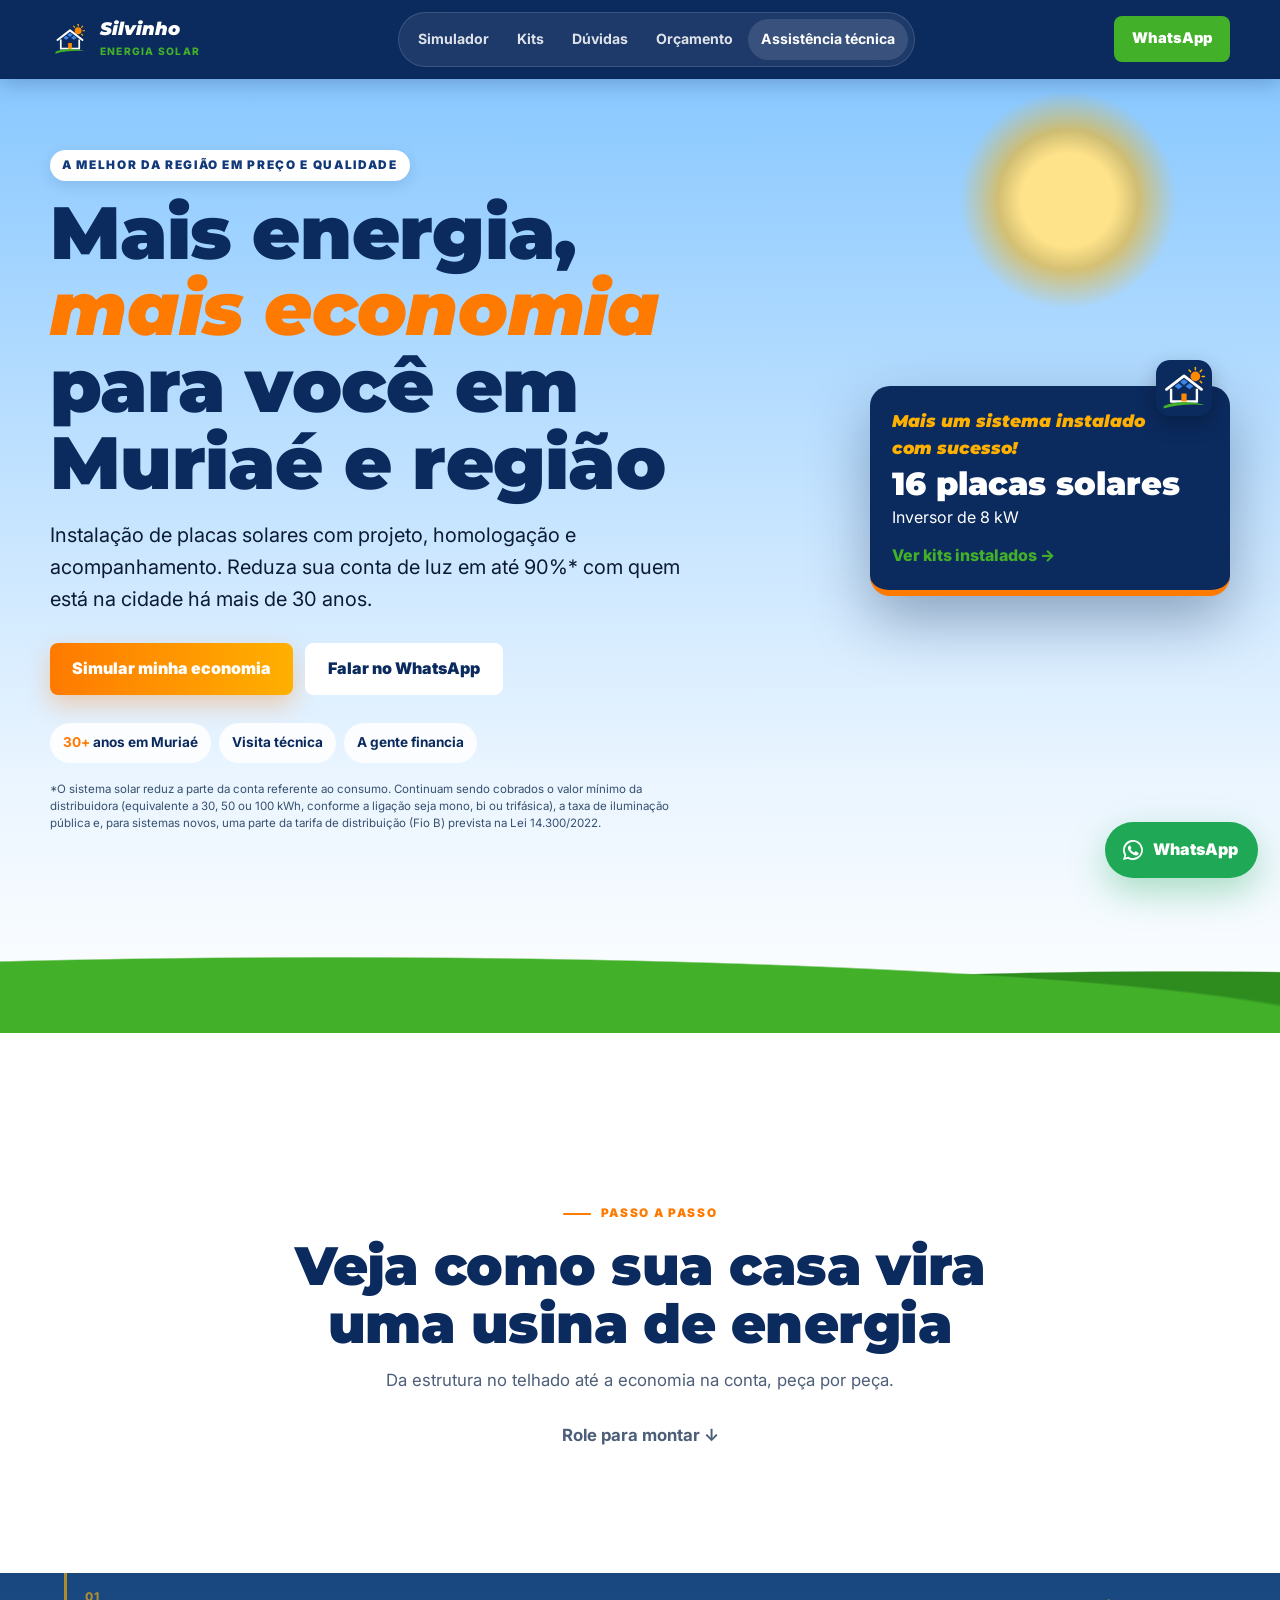
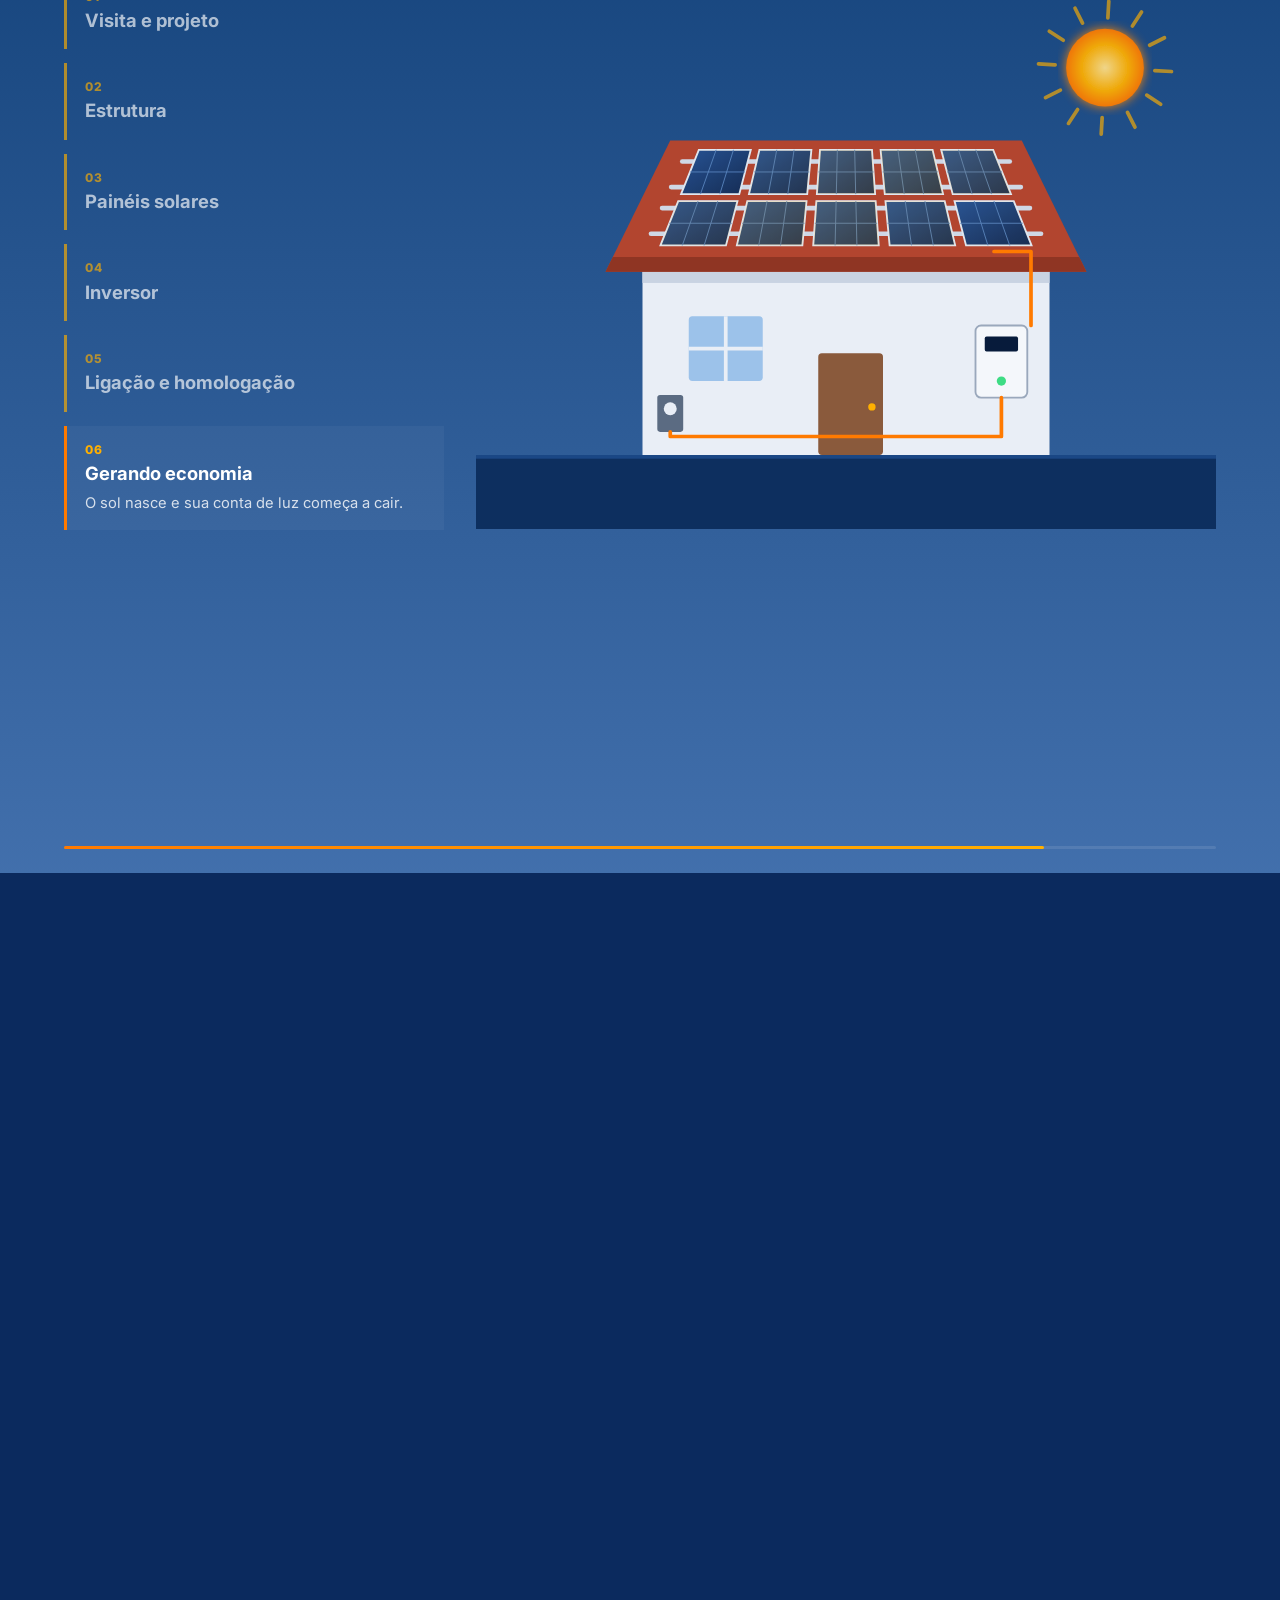
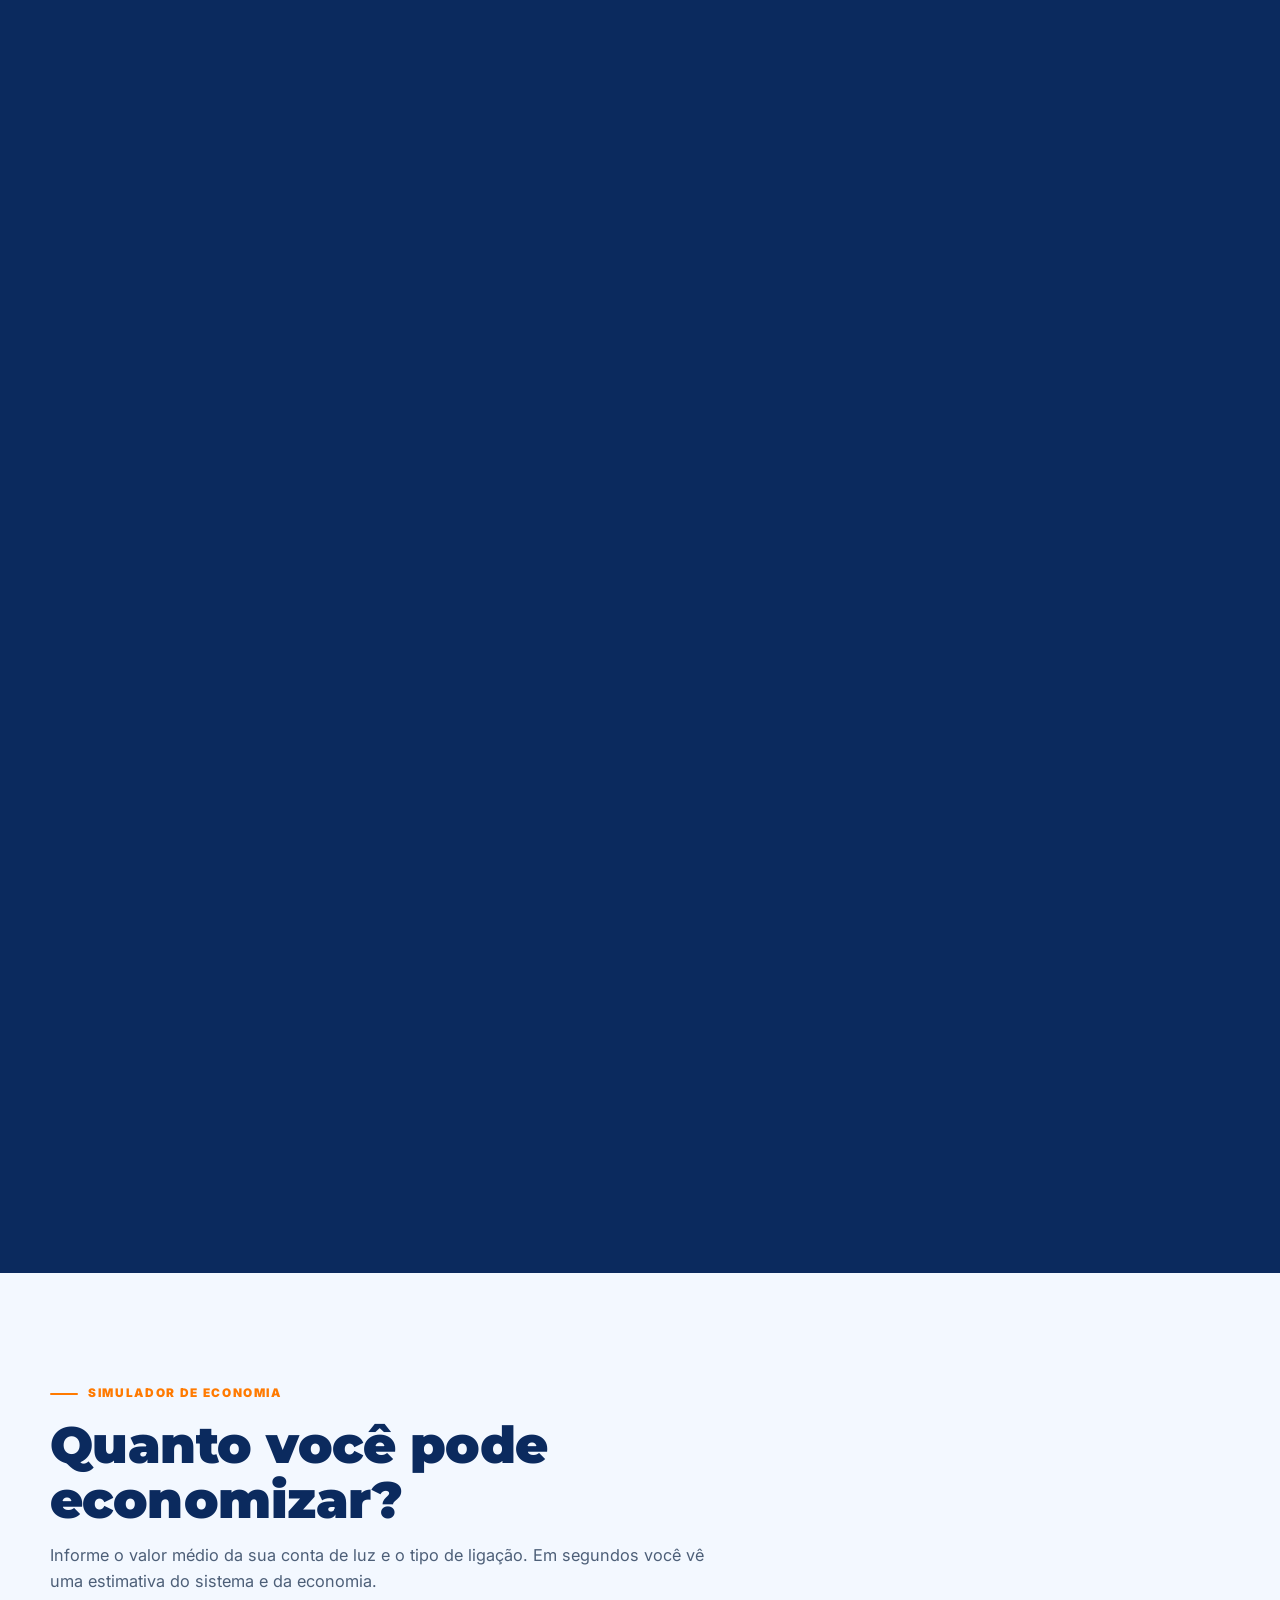
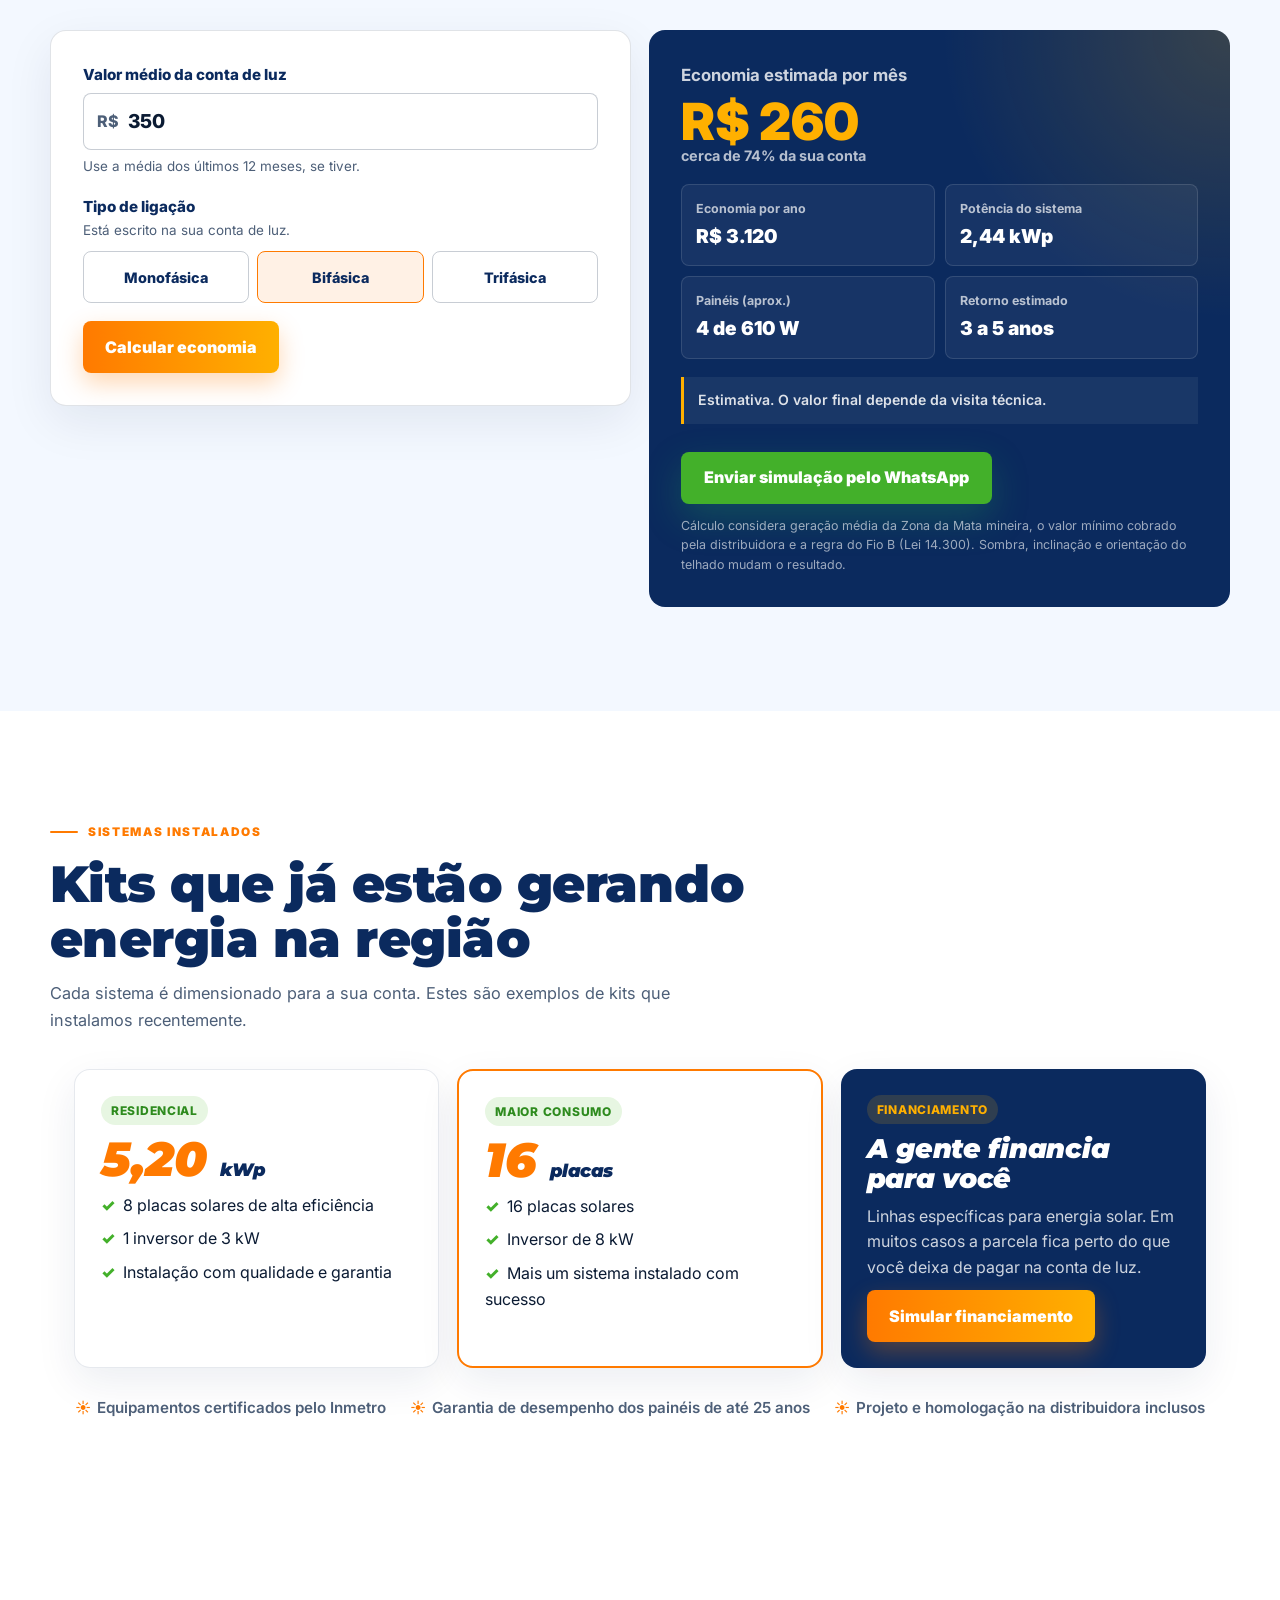
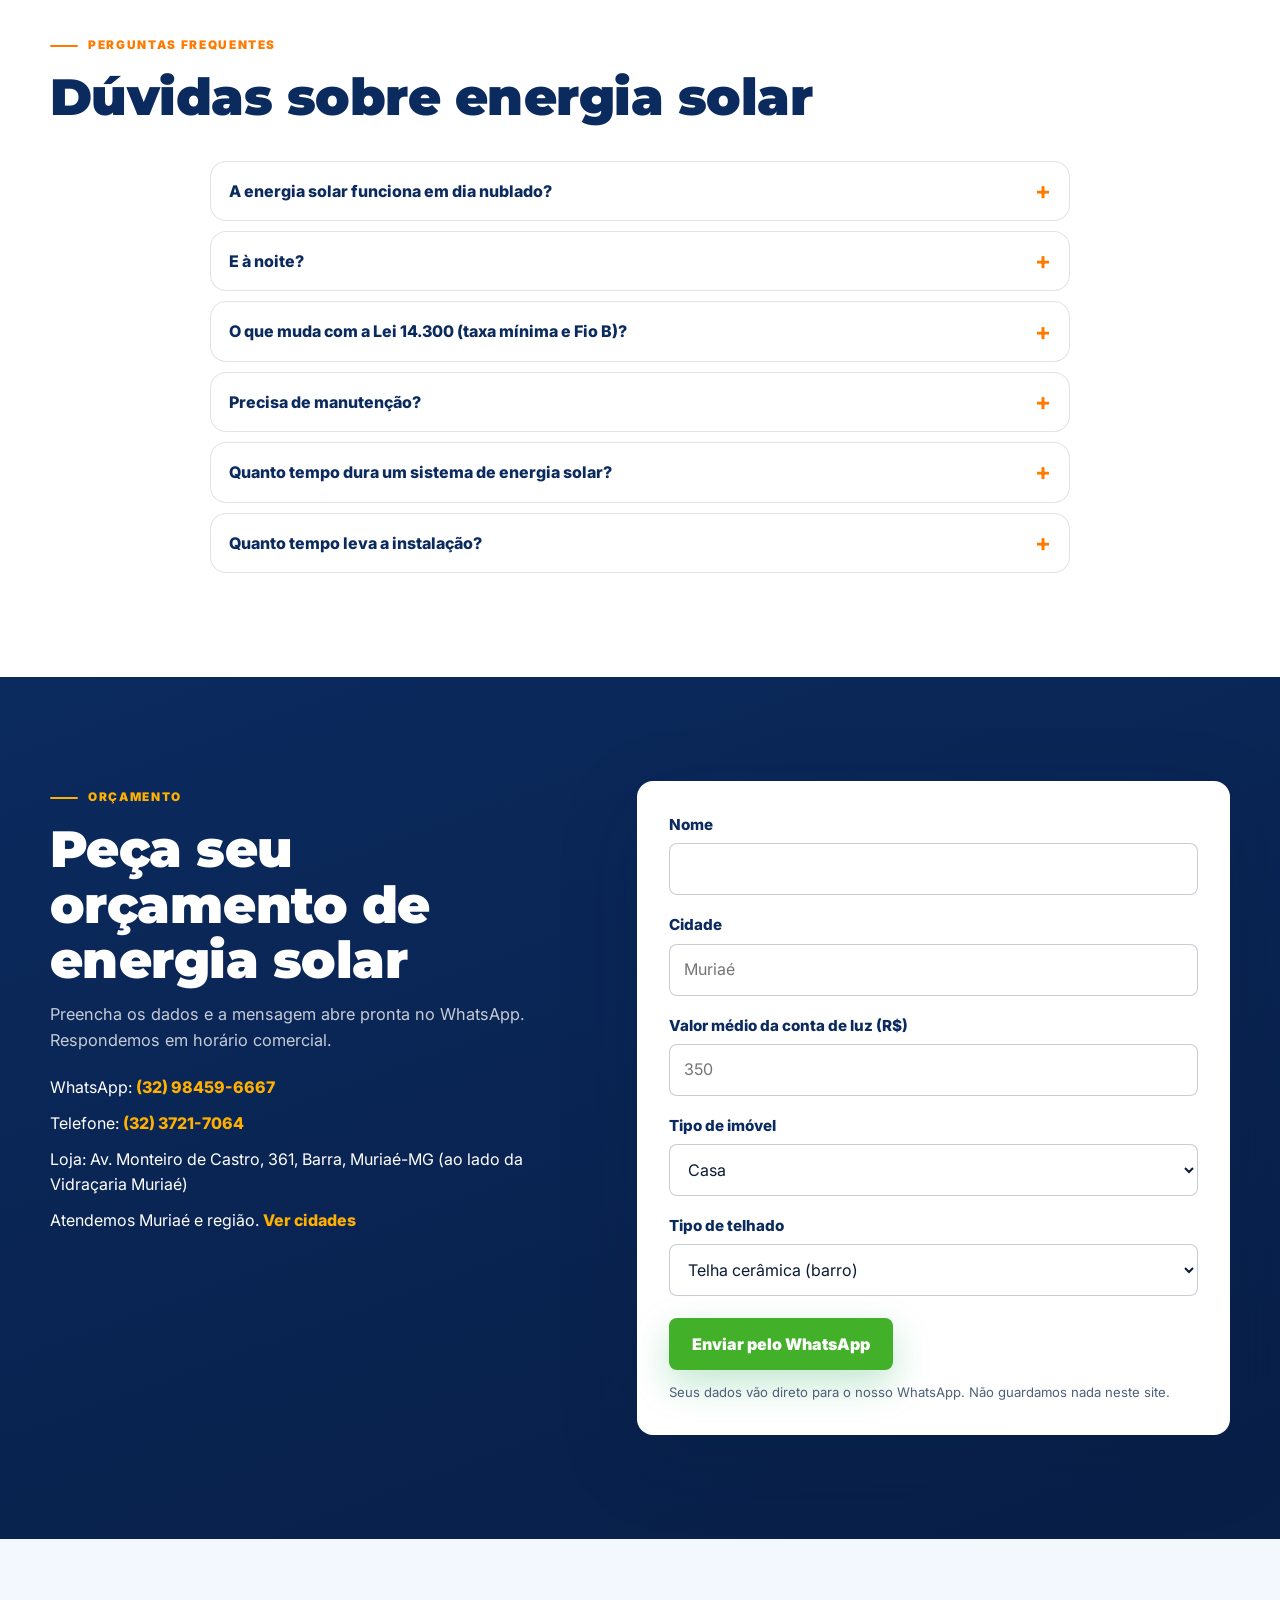
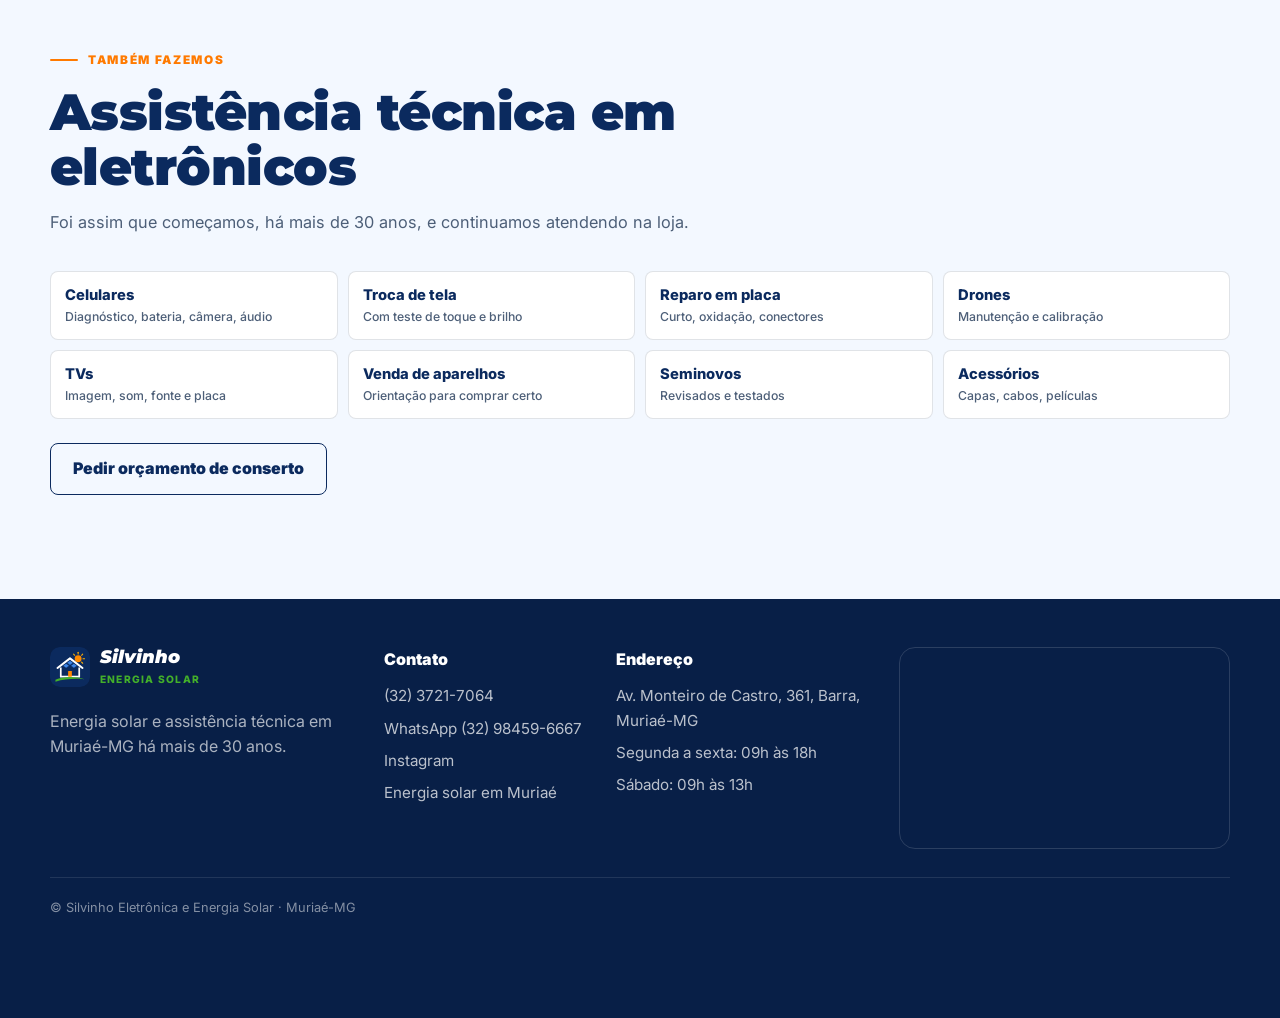
<file: index.html>
<!DOCTYPE html>
<html lang="pt-BR" class="no-js">

<head>
    <meta charset="UTF-8">
    <meta name="google-site-verification" content="-CArdIEhp9KW-egl9GGRrgTKld8qE43Q8O9rg07cRd4">
    <meta name="viewport" content="width=device-width, initial-scale=1.0">

    <title>Energia Solar em Muriaé-MG | Silvinho Eletrônica e Energia Solar</title>
    <meta name="description" content="Instalação de placas solares em Muriaé-MG e região. Kits com financiamento, simulador de economia e orçamento grátis pelo WhatsApp (32) 98459-6667.">
    <meta name="author" content="Silvinho Eletrônica e Energia Solar">
    <meta name="robots" content="index, follow">
    <meta name="theme-color" content="#0B2A5E">
    <link rel="canonical" href="https://silvinhoeletronica.com.br/">

    <meta property="og:locale" content="pt_BR">
    <meta property="og:type" content="website">
    <meta property="og:site_name" content="Silvinho Eletrônica e Energia Solar">
    <meta property="og:title" content="Energia solar em Muriaé-MG | Silvinho Eletrônica e Energia Solar">
    <meta property="og:description" content="Instalação de placas solares em Muriaé e região. Simule sua economia e peça seu orçamento.">
    <meta property="og:url" content="https://silvinhoeletronica.com.br/">
    <meta property="og:image" content="https://silvinhoeletronica.com.br/imagem/og-silvinho.png">
    <meta property="og:image:alt" content="Silvinho Eletrônica e Energia Solar, em Muriaé-MG">
    <meta name="twitter:card" content="summary_large_image">

    <link rel="preconnect" href="https://fonts.googleapis.com">
    <link rel="preconnect" href="https://fonts.gstatic.com" crossorigin>
    <link href="https://fonts.googleapis.com/css2?family=Inter:wght@400;500;600;700;800&family=Montserrat:ital,wght@0,800;0,900;1,800;1,900&display=swap" rel="stylesheet">
    <link rel="stylesheet" href="style.css">
    <link rel="stylesheet" href="montagem.css">
    <link rel="stylesheet" href="tema.css">
    <link rel="icon" href="imagem/icone.svg" type="image/svg+xml">
    <link rel="icon" href="favicon.ico" sizes="32x32">
    <link rel="apple-touch-icon" href="imagem/apple-touch-icon.png">
    <link rel="manifest" href="site.webmanifest">

    <script>document.documentElement.classList.remove("no-js");</script>

    <script type="application/ld+json">
    {
        "@context": "https://schema.org",
        "@type": "Electrician",
        "@id": "https://silvinhoeletronica.com.br/#empresa",
        "name": "Silvinho Eletrônica e Energia Solar",
        "description": "Venda e instalação de sistemas de energia solar fotovoltaica e assistência técnica em eletrônicos em Muriaé-MG.",
        "url": "https://silvinhoeletronica.com.br/",
        "image": "https://silvinhoeletronica.com.br/imagem/og-silvinho.png",
        "telephone": ["+55-32-98459-6667", "+55-32-3721-7064"],
        "slogan": "A melhor da região em preço e qualidade",
        "logo": "https://silvinhoeletronica.com.br/imagem/icone-512.png",
        "address": {
            "@type": "PostalAddress",
            "streetAddress": "Avenida Monteiro de Castro, 361 - Barra",
            "addressLocality": "Muriaé",
            "addressRegion": "MG",
            "addressCountry": "BR"
        },
        "openingHoursSpecification": [
            {
                "@type": "OpeningHoursSpecification",
                "dayOfWeek": ["Monday", "Tuesday", "Wednesday", "Thursday", "Friday"],
                "opens": "09:00",
                "closes": "18:00"
            },
            {
                "@type": "OpeningHoursSpecification",
                "dayOfWeek": "Saturday",
                "opens": "09:00",
                "closes": "13:00"
            }
        ],
        "areaServed": [
            { "@type": "City", "name": "Muriaé" },
            { "@type": "AdministrativeArea", "name": "Zona da Mata de Minas Gerais" }
        ],
        "sameAs": ["https://www.instagram.com/silvinhoeletronica.peres/"],
        "knowsAbout": ["Energia solar fotovoltaica", "Instalação de placas solares", "Assistência técnica em celulares", "Reparo de TVs", "Manutenção de drones"]
    }
    </script>
    <script type="application/ld+json">
    {
        "@context": "https://schema.org",
        "@type": "FAQPage",
        "mainEntity": [
            {
                "@type": "Question",
                "name": "A energia solar funciona em dia nublado?",
                "acceptedAnswer": { "@type": "Answer", "text": "Funciona, mas gera menos. Em dias nublados a produção cai, às vezes bastante. Por isso o sistema é dimensionado pela média de geração do ano inteiro, e não pelo dia mais ensolarado." }
            },
            {
                "@type": "Question",
                "name": "E à noite?",
                "acceptedAnswer": { "@type": "Answer", "text": "À noite os painéis não geram. No sistema ligado à rede, o que sobra durante o dia vai para a rede da distribuidora e vira crédito em kWh, usado à noite e nos dias de pouca geração. Se faltar energia da rede, o sistema ligado à rede desliga por segurança; para ter energia durante quedas é preciso um sistema com baterias." }
            },
            {
                "@type": "Question",
                "name": "O que muda com a Lei 14.300 (taxa mínima e Fio B)?",
                "acceptedAnswer": { "@type": "Answer", "text": "A conta não zera: continua existindo um valor mínimo cobrado pela distribuidora, além da taxa de iluminação pública. Para sistemas com pedido feito a partir de 2023, parte da tarifa de distribuição (o chamado Fio B) passa a ser cobrada sobre a energia que você injeta na rede e usa depois. Essa cobrança é gradual: 15% em 2023, 30% em 2024, 45% em 2025, 60% em 2026, 75% em 2027 e 90% em 2028. Mesmo assim, a energia solar continua reduzindo bastante a conta." }
            },
            {
                "@type": "Question",
                "name": "Precisa de manutenção?",
                "acceptedAnswer": { "@type": "Answer", "text": "Pouca. O principal é limpar os painéis quando acumulam poeira ou sujeira e fazer uma revisão periódica das conexões, da estrutura e do inversor. Acompanhar a geração pelo aplicativo do inversor ajuda a perceber rápido se algo saiu do normal." }
            },
            {
                "@type": "Question",
                "name": "Quanto tempo dura um sistema de energia solar?",
                "acceptedAnswer": { "@type": "Answer", "text": "Os painéis costumam ter garantia de desempenho de até 25 anos e podem continuar gerando depois disso, com eficiência um pouco menor. O inversor tem vida útil menor e, ao longo da vida do sistema, pode precisar ser trocado uma vez." }
            },
            {
                "@type": "Question",
                "name": "Quanto tempo leva a instalação?",
                "acceptedAnswer": { "@type": "Answer", "text": "A montagem em uma casa costuma levar de um a poucos dias. O processo completo, com projeto, aprovação da distribuidora e vistoria, leva mais tempo, porque depende dos prazos da distribuidora. Informamos o prazo estimado no orçamento." }
            }
        ]
    }
    </script>
</head>

<body>
    <a class="skip-link" href="#conteudo">Pular para o conteúdo</a>

    <header class="site-header">
        <nav class="navbar" aria-label="Navegação principal">
            <a class="brand" href="#inicio" aria-label="Silvinho Eletrônica e Energia Solar, início">
                <img class="brand-icon" src="imagem/icone.svg" width="40" height="40" alt="">
                <span>
                    <strong>Silvinho</strong>
                    <small>Energia Solar</small>
                </span>
            </a>

            <button class="menu-toggle" type="button" aria-label="Abrir menu" aria-expanded="false" aria-controls="menu">
                <span></span>
                <span></span>
            </button>

            <ul class="nav-links" id="menu">
                <li><a href="#simulador">Simulador</a></li>
                <li><a href="#kits">Kits</a></li>
                <li><a href="#duvidas">Dúvidas</a></li>
                <li><a href="#orcamento">Orçamento</a></li>
                <li><a href="#assistencia">Assistência técnica</a></li>
                <li class="nav-cta-mobile"><a href="https://wa.me/5532984596667?text=Ol%C3%A1%2C%20quero%20saber%20mais%20sobre%20energia%20solar." target="_blank" rel="noopener">Falar no WhatsApp</a></li>
            </ul>

            <a class="nav-cta" href="https://wa.me/5532984596667?text=Ol%C3%A1%2C%20quero%20saber%20mais%20sobre%20energia%20solar." target="_blank" rel="noopener">WhatsApp</a>
        </nav>
    </header>

    <main id="conteudo">
        <!-- 1. HERO -->
        <section class="hero" id="inicio">
            <div class="hero-inner">
                <span class="eyebrow">A melhor da região em preço e qualidade</span>
                <h1>Mais energia, <em>mais economia</em> para você em Muriaé e região</h1>
                <p class="hero-lead">Instalação de placas solares com projeto, homologação e acompanhamento. Reduza sua conta de luz em até 90%* com quem está na cidade há mais de 30 anos.</p>

                <div class="btn-group">
                    <a class="btn btn-primary" href="#simulador">Simular minha economia</a>
                    <a class="btn btn-secondary" href="https://wa.me/5532984596667?text=Ol%C3%A1%2C%20quero%20um%20or%C3%A7amento%20de%20energia%20solar." target="_blank" rel="noopener">Falar no WhatsApp</a>
                </div>

                <ul class="hero-badges" aria-label="Destaques">
                    <li><strong>30+</strong> anos em Muriaé</li>
                    <li>Visita técnica</li>
                    <li>A gente financia</li>
                </ul>

                <p class="footnote" id="nota-90">*O sistema solar reduz a parte da conta referente ao consumo. Continuam sendo cobrados o valor mínimo da distribuidora (equivalente a 30, 50 ou 100 kWh, conforme a ligação seja mono, bi ou trifásica), a taxa de iluminação pública e, para sistemas novos, uma parte da tarifa de distribuição (Fio B) prevista na Lei 14.300/2022.</p>
            </div>

            <aside class="hero-card" aria-label="Instalação recente">
                <img src="imagem/icone.svg" width="64" height="64" alt="">
                <span class="hero-card-tag">Mais um sistema instalado com sucesso!</span>
                <strong>16 placas solares</strong>
                <span>Inversor de 8 kW</span>
                <a href="#kits">Ver kits instalados →</a>
            </aside>
        </section>

        <!-- 2. ANIMAÇÃO DE MONTAGEM -->
        <section class="mtg-intro" aria-labelledby="mtg-titulo">
            <div>
                <span class="eyebrow">Passo a passo</span>
                <h2 id="mtg-titulo">Veja como sua casa vira uma usina de energia</h2>
                <p>Da estrutura no telhado até a economia na conta, peça por peça.</p>
                <p class="mtg-hint" aria-hidden="true">Role para montar ↓</p>
            </div>
        </section>

        <section class="mtg" id="montagem" aria-label="Animação da montagem de um sistema solar">
            <div class="mtg-sticky">
                <ol class="mtg-steps">
                    <li><strong>Visita e projeto</strong><p>Analisamos sua conta, o telhado e dimensionamos o sistema ideal.</p></li>
                    <li><strong>Estrutura</strong><p>Trilhos de alumínio fixados com segurança e vedação no telhado.</p></li>
                    <li><strong>Painéis solares</strong><p>Módulos com garantia de desempenho de até 25 anos.</p></li>
                    <li><strong>Inversor</strong><p>Converte a energia do sol em energia pronta para sua casa.</p></li>
                    <li><strong>Ligação e homologação</strong><p>Cuidamos da parte elétrica e da aprovação junto à distribuidora.</p></li>
                    <li><strong>Gerando economia</strong><p>O sol nasce e sua conta de luz começa a cair.</p></li>
                </ol>

                <div class="mtg-stage">
                    <svg id="mtg-cena" viewBox="0 0 800 600" role="img" aria-label="Ilustração de uma casa recebendo estrutura, painéis solares e inversor, até começar a gerar energia">
                        <defs>
                            <linearGradient id="mtg-gPanel" x1="0" y1="0" x2="1" y2="1">
                                <stop offset="0" stop-color="#1d4f9c" /><stop offset="1" stop-color="#0b2556" />
                            </linearGradient>
                            <radialGradient id="mtg-gSun"><stop offset="0" stop-color="#FFE08a" /><stop offset=".6" stop-color="#FFB000" /><stop offset="1" stop-color="#FF7A00" /></radialGradient>
                            <filter id="mtg-glow"><feGaussianBlur stdDeviation="6" result="b" /><feMerge><feMergeNode in="b" /><feMergeNode in="SourceGraphic" /></feMerge></filter>
                        </defs>

                        <g id="mtg-sol" opacity="0">
                            <g id="mtg-raios" stroke="#FFB000" stroke-width="4" stroke-linecap="round" opacity=".7"></g>
                            <circle cx="680" cy="90" r="42" fill="url(#mtg-gSun)" filter="url(#mtg-glow)" />
                        </g>

                        <rect x="0" y="520" width="800" height="80" fill="#0d2f5f" />
                        <rect x="0" y="520" width="800" height="4" fill="#1a4785" />

                        <g id="mtg-casa">
                            <rect x="180" y="320" width="440" height="200" fill="#e9eef6" />
                            <rect x="180" y="320" width="440" height="14" fill="#c9d3e2" />
                            <rect x="230" y="370" width="80" height="70" rx="4" fill="#9cc2ea" />
                            <path d="M270 370v70M230 405h80" stroke="#e9eef6" stroke-width="4" />
                            <rect x="370" y="410" width="70" height="110" rx="4" fill="#8a5a3c" />
                            <circle cx="428" cy="468" r="4" fill="#FFB000" />
                            <polygon points="140,322 660,322 590,180 210,180" fill="#b2452f" />
                            <polygon points="140,322 660,322 652,306 148,306" fill="#8f3523" />
                            <rect x="196" y="455" width="28" height="40" rx="3" fill="#5b6b82" />
                            <circle cx="210" cy="470" r="7" fill="#e9eef6" />
                        </g>

                        <g id="mtg-trilhos"></g>
                        <g id="mtg-paineis"></g>

                        <g id="mtg-inversor">
                            <rect x="540" y="380" width="56" height="78" rx="6" fill="#f4f7fb" stroke="#9aa8bc" stroke-width="2" />
                            <rect x="550" y="392" width="36" height="16" rx="2" fill="#071B3B" />
                            <circle id="mtg-led" cx="568" cy="440" r="5" fill="#5b6b82" />
                        </g>

                        <path id="mtg-cabo" d="M560 300 L600 300 L600 380 M568 458 L568 500 L210 500 L210 495" fill="none" stroke="#FF7A00" stroke-width="4" stroke-linecap="round" stroke-linejoin="round" />
                        <g id="mtg-particulas"></g>
                    </svg>
                    <div class="mtg-counter" id="mtg-counter" aria-hidden="true">
                        <small>Exemplo de economia / ano</small>
                        <strong id="mtg-valor">R$ 0</strong>
                    </div>
                </div>
                <div class="mtg-progress" aria-hidden="true"><i id="mtg-barra"></i></div>
            </div>
        </section>

        <!-- 3. SIMULADOR -->
        <section class="section section--soft" id="simulador" aria-labelledby="sim-titulo">
            <div class="section-heading reveal">
                <span class="eyebrow">Simulador de economia</span>
                <h2 id="sim-titulo">Quanto você pode economizar?</h2>
                <p>Informe o valor médio da sua conta de luz e o tipo de ligação. Em segundos você vê uma estimativa do sistema e da economia.</p>
            </div>

            <div class="sim">
                <form class="sim-form reveal" id="sim-form" novalidate>
                    <div class="field">
                        <label for="sim-conta">Valor médio da conta de luz</label>
                        <div class="input-money">
                            <span aria-hidden="true">R$</span>
                            <input class="input" id="sim-conta" name="conta" type="text" inputmode="decimal" autocomplete="off" placeholder="350" value="350" aria-describedby="sim-conta-dica">
                        </div>
                        <span class="field-hint" id="sim-conta-dica">Use a média dos últimos 12 meses, se tiver.</span>
                    </div>

                    <fieldset class="field">
                        <legend>Tipo de ligação</legend>
                        <span class="field-hint">Está escrito na sua conta de luz.</span>
                        <div class="choice-group">
                            <label class="choice"><input type="radio" name="ligacao" value="mono"><span>Monofásica</span></label>
                            <label class="choice"><input type="radio" name="ligacao" value="bi" checked><span>Bifásica</span></label>
                            <label class="choice"><input type="radio" name="ligacao" value="tri"><span>Trifásica</span></label>
                        </div>
                    </fieldset>

                    <p class="field-error" id="sim-erro" role="alert" hidden></p>
                    <button class="btn btn-primary" type="submit">Calcular economia</button>
                </form>

                <div class="sim-result reveal" id="sim-resultado" aria-live="polite">
                    <h3>Economia estimada por mês</h3>
                    <p class="sim-highlight"><span id="sim-eco-mes">—</span><small id="sim-eco-pct"></small></p>

                    <dl class="sim-stats">
                        <div><dt>Economia por ano</dt><dd id="sim-eco-ano">—</dd></div>
                        <div><dt>Potência do sistema</dt><dd id="sim-kwp">—</dd></div>
                        <div><dt>Painéis (aprox.)</dt><dd id="sim-paineis">—</dd></div>
                        <div><dt>Retorno estimado</dt><dd id="sim-retorno">—</dd></div>
                    </dl>

                    <p class="sim-warning">Estimativa. O valor final depende da visita técnica.</p>

                    <div class="btn-group">
                        <a class="btn btn-whatsapp" id="sim-whatsapp" href="https://wa.me/5532984596667" target="_blank" rel="noopener">Enviar simulação pelo WhatsApp</a>
                    </div>
                    <p class="sim-notes">Cálculo considera geração média da Zona da Mata mineira, o valor mínimo cobrado pela distribuidora e a regra do Fio B (Lei 14.300). Sombra, inclinação e orientação do telhado mudam o resultado.</p>
                </div>
            </div>
        </section>

        <!-- 4. KITS E FINANCIAMENTO -->
        <section class="section" id="kits" aria-labelledby="kits-titulo">
            <div class="section-heading reveal">
                <span class="eyebrow">Sistemas instalados</span>
                <h2 id="kits-titulo">Kits que já estão gerando energia na região</h2>
                <p>Cada sistema é dimensionado para a sua conta. Estes são exemplos de kits que instalamos recentemente.</p>
            </div>
            <div class="kits">
                <article class="kit reveal">
                    <span class="kit-tag">Residencial</span>
                    <strong class="kit-power">5,20 <small>kWp</small></strong>
                    <ul>
                        <li>8 placas solares de alta eficiência</li>
                        <li>1 inversor de 3 kW</li>
                        <li>Instalação com qualidade e garantia</li>
                    </ul>
                </article>
                <article class="kit kit--destaque reveal">
                    <span class="kit-tag">Maior consumo</span>
                    <strong class="kit-power">16 <small>placas</small></strong>
                    <ul>
                        <li>16 placas solares</li>
                        <li>Inversor de 8 kW</li>
                        <li>Mais um sistema instalado com sucesso</li>
                    </ul>
                </article>
                <aside class="kit kit--finance reveal">
                    <span class="kit-tag">Financiamento</span>
                    <strong class="kit-title">A gente financia para você</strong>
                    <p>Linhas específicas para energia solar. Em muitos casos a parcela fica perto do que você deixa de pagar na conta de luz.</p>
                    <a class="btn btn-primary" href="https://wa.me/5532984596667?text=Ol%C3%A1%2C%20quero%20saber%20sobre%20financiamento%20de%20energia%20solar." target="_blank" rel="noopener">Simular financiamento</a>
                </aside>
            </div>
            <ul class="trust reveal">
                <li>Equipamentos certificados pelo Inmetro</li>
                <li>Garantia de desempenho dos painéis de até 25 anos</li>
                <li>Projeto e homologação na distribuidora inclusos</li>
            </ul>
        </section>

        <!-- 5. FAQ -->
        <section class="section" id="duvidas" aria-labelledby="faq-titulo">
            <div class="section-heading reveal">
                <span class="eyebrow">Perguntas frequentes</span>
                <h2 id="faq-titulo">Dúvidas sobre energia solar</h2>
            </div>

            <div class="faq">
                <details class="reveal">
                    <summary>A energia solar funciona em dia nublado?</summary>
                    <div class="faq-body"><p>Funciona, mas gera menos. Em dias nublados a produção cai, às vezes bastante. Por isso o sistema é dimensionado pela média de geração do ano inteiro, e não pelo dia mais ensolarado.</p></div>
                </details>
                <details class="reveal">
                    <summary>E à noite?</summary>
                    <div class="faq-body">
                        <p>À noite os painéis não geram. No sistema ligado à rede, o que sobra durante o dia vai para a rede da distribuidora e vira crédito em kWh, usado à noite e nos dias de pouca geração.</p>
                        <p>Importante: se faltar energia da rede, o sistema ligado à rede desliga por segurança. Para ter energia durante quedas é preciso um sistema com baterias.</p>
                    </div>
                </details>
                <details class="reveal">
                    <summary>O que muda com a Lei 14.300 (taxa mínima e Fio B)?</summary>
                    <div class="faq-body">
                        <p>A conta não zera: continua existindo um valor mínimo cobrado pela distribuidora, além da taxa de iluminação pública.</p>
                        <p>Para sistemas com pedido feito a partir de 2023, parte da tarifa de distribuição (o chamado Fio B) passa a ser cobrada sobre a energia que você injeta na rede e usa depois. Essa cobrança é gradual: 15% em 2023, 30% em 2024, 45% em 2025, 60% em 2026, 75% em 2027 e 90% em 2028. Mesmo assim, a energia solar continua reduzindo bastante a conta, e o nosso simulador já leva essa regra em conta.</p>
                    </div>
                </details>
                <details class="reveal">
                    <summary>Precisa de manutenção?</summary>
                    <div class="faq-body"><p>Pouca. O principal é limpar os painéis quando acumulam poeira ou sujeira e fazer uma revisão periódica das conexões, da estrutura e do inversor. Acompanhar a geração pelo aplicativo do inversor ajuda a perceber rápido se algo saiu do normal.</p></div>
                </details>
                <details class="reveal">
                    <summary>Quanto tempo dura um sistema de energia solar?</summary>
                    <div class="faq-body"><p>Os painéis costumam ter garantia de desempenho de até 25 anos e podem continuar gerando depois disso, com eficiência um pouco menor. O inversor tem vida útil menor e, ao longo da vida do sistema, pode precisar ser trocado uma vez.</p></div>
                </details>
                <details class="reveal">
                    <summary>Quanto tempo leva a instalação?</summary>
                    <div class="faq-body"><p>A montagem em uma casa costuma levar de um a poucos dias. O processo completo, com projeto, aprovação da distribuidora e vistoria, leva mais tempo, porque depende dos prazos da distribuidora. Informamos o prazo estimado no orçamento.</p></div>
                </details>
            </div>
        </section>

        <!-- 6. FORMULÁRIO DE ORÇAMENTO -->
        <section class="section section--dark" id="orcamento" aria-labelledby="orc-titulo">
            <div class="quote">
                <div class="reveal">
                    <span class="eyebrow">Orçamento</span>
                    <div class="section-heading" style="margin:0">
                        <h2 id="orc-titulo">Peça seu orçamento de energia solar</h2>
                        <p>Preencha os dados e a mensagem abre pronta no WhatsApp. Respondemos em horário comercial.</p>
                    </div>
                    <ul class="quote-contact">
                        <li>WhatsApp: <a href="https://wa.me/5532984596667" target="_blank" rel="noopener">(32) 98459-6667</a></li>
                        <li>Telefone: <a href="tel:+553237217064">(32) 3721-7064</a></li>
                        <li>Loja: Av. Monteiro de Castro, 361, Barra, Muriaé-MG (ao lado da Vidraçaria Muriaé)</li>
                        <li>Atendemos Muriaé e região. <a href="energia-solar-muriae.html#cidades">Ver cidades</a></li>
                    </ul>
                </div>

                <form class="quote-form reveal" id="orc-form" novalidate>
                    <div class="field">
                        <label for="orc-nome">Nome</label>
                        <input class="input" id="orc-nome" name="nome" type="text" autocomplete="name" required>
                    </div>
                    <div class="field">
                        <label for="orc-cidade">Cidade</label>
                        <input class="input" id="orc-cidade" name="cidade" type="text" autocomplete="address-level2" placeholder="Muriaé" required>
                    </div>
                    <div class="field">
                        <label for="orc-conta">Valor médio da conta de luz (R$)</label>
                        <input class="input" id="orc-conta" name="conta" type="text" inputmode="decimal" placeholder="350" required>
                    </div>
                    <div class="field">
                        <label for="orc-imovel">Tipo de imóvel</label>
                        <select class="select" id="orc-imovel" name="imovel">
                            <option>Casa</option>
                            <option>Comércio</option>
                            <option>Rural</option>
                        </select>
                    </div>
                    <div class="field">
                        <label for="orc-telhado">Tipo de telhado</label>
                        <select class="select" id="orc-telhado" name="telhado">
                            <option>Telha cerâmica (barro)</option>
                            <option>Telha de fibrocimento (amianto)</option>
                            <option>Telha metálica</option>
                            <option>Laje</option>
                            <option>No chão / solo</option>
                            <option>Não sei</option>
                        </select>
                    </div>
                    <p class="field-error" id="orc-erro" role="alert" hidden></p>
                    <button class="btn btn-whatsapp" type="submit">Enviar pelo WhatsApp</button>
                    <p class="form-note">Seus dados vão direto para o nosso WhatsApp. Não guardamos nada neste site.</p>
                </form>
            </div>
        </section>

        <!-- 7. ASSISTÊNCIA TÉCNICA -->
        <section class="section section--soft" id="assistencia" aria-labelledby="ass-titulo">
            <div class="section-heading reveal">
                <span class="eyebrow">Também fazemos</span>
                <h2 id="ass-titulo">Assistência técnica em eletrônicos</h2>
                <p>Foi assim que começamos, há mais de 30 anos, e continuamos atendendo na loja.</p>
            </div>

            <ul class="services-compact">
                <li class="reveal">Celulares<small>Diagnóstico, bateria, câmera, áudio</small></li>
                <li class="reveal">Troca de tela<small>Com teste de toque e brilho</small></li>
                <li class="reveal">Reparo em placa<small>Curto, oxidação, conectores</small></li>
                <li class="reveal">Drones<small>Manutenção e calibração</small></li>
                <li class="reveal">TVs<small>Imagem, som, fonte e placa</small></li>
                <li class="reveal">Venda de aparelhos<small>Orientação para comprar certo</small></li>
                <li class="reveal">Seminovos<small>Revisados e testados</small></li>
                <li class="reveal">Acessórios<small>Capas, cabos, películas</small></li>
            </ul>

            <div class="services-cta reveal">
                <a class="btn btn-outline" href="https://wa.me/5532984596667?text=Ol%C3%A1%2C%20preciso%20de%20assist%C3%AAncia%20t%C3%A9cnica." target="_blank" rel="noopener">Pedir orçamento de conserto</a>
            </div>
        </section>
    </main>

    <!-- 8. RODAPÉ -->
    <footer class="site-footer">
        <div class="footer-inner">
            <div class="footer-brand">
                <a class="brand" href="#inicio" aria-label="Voltar ao início">
                    <img class="brand-icon" src="imagem/icone.svg" width="40" height="40" alt="">
                    <span>
                        <strong>Silvinho</strong>
                        <small>Energia Solar</small>
                    </span>
                </a>
                <p>Energia solar e assistência técnica em Muriaé-MG há mais de 30 anos.</p>
            </div>

            <div class="footer-column">
                <strong>Contato</strong>
                <a href="tel:+553237217064">(32) 3721-7064</a>
                <a href="https://wa.me/5532984596667" target="_blank" rel="noopener">WhatsApp (32) 98459-6667</a>
                <a href="https://www.instagram.com/silvinhoeletronica.peres/" target="_blank" rel="noopener">Instagram</a>
                <a href="energia-solar-muriae.html">Energia solar em Muriaé</a>
            </div>

            <div class="footer-column">
                <strong>Endereço</strong>
                <a href="https://www.google.com/maps/search/?api=1&amp;query=Avenida%20Monteiro%20de%20Castro%20361%20Barra%20Muria%C3%A9%20MG" target="_blank" rel="noopener">Av. Monteiro de Castro, 361, Barra, Muriaé-MG</a>
                <span>Segunda a sexta: 09h às 18h</span>
                <span>Sábado: 09h às 13h</span>
            </div>

            <div class="footer-map">
                <iframe title="Mapa: Silvinho Eletrônica e Energia Solar" loading="lazy" referrerpolicy="no-referrer-when-downgrade" src="https://www.google.com/maps?q=Avenida%20Monteiro%20de%20Castro%20361%20Barra%20Muria%C3%A9%20MG&amp;output=embed"></iframe>
            </div>
        </div>
        <p class="footer-bottom">© Silvinho Eletrônica e Energia Solar · Muriaé-MG</p>
    </footer>

    <a class="whatsapp-float" href="https://wa.me/5532984596667?text=Ol%C3%A1%2C%20quero%20saber%20mais%20sobre%20energia%20solar." target="_blank" rel="noopener" aria-label="Falar pelo WhatsApp">
        <svg viewBox="0 0 24 24" fill="currentColor" aria-hidden="true"><path d="M12 2a10 10 0 0 0-8.6 15.1L2 22l5-1.3A10 10 0 1 0 12 2Zm0 18.2a8.2 8.2 0 0 1-4.2-1.2l-.3-.2-3 .8.8-2.9-.2-.3A8.2 8.2 0 1 1 12 20.2Zm4.5-6.1c-.2-.1-1.5-.7-1.7-.8-.2-.1-.4-.1-.6.1l-.8 1c-.1.2-.3.2-.5.1a6.7 6.7 0 0 1-3.3-2.9c-.3-.4.3-.4.7-1.4.1-.2 0-.3 0-.4l-.8-1.8c-.2-.5-.4-.4-.6-.4h-.5a1 1 0 0 0-.7.3 3 3 0 0 0-.9 2.2 5.2 5.2 0 0 0 1.1 2.7 11.8 11.8 0 0 0 4.5 4c1.7.7 2.4.8 3.2.6.5 0 1.5-.6 1.8-1.2.2-.6.2-1.1.1-1.2l-.5-.3Z"/></svg>
        <span class="wa-label">WhatsApp</span>
    </a>

    <script src="script.js" defer></script>
    <script src="montagem.js" defer></script>
    <script src="simulador.js" defer></script>
</body>

</html>
</file>
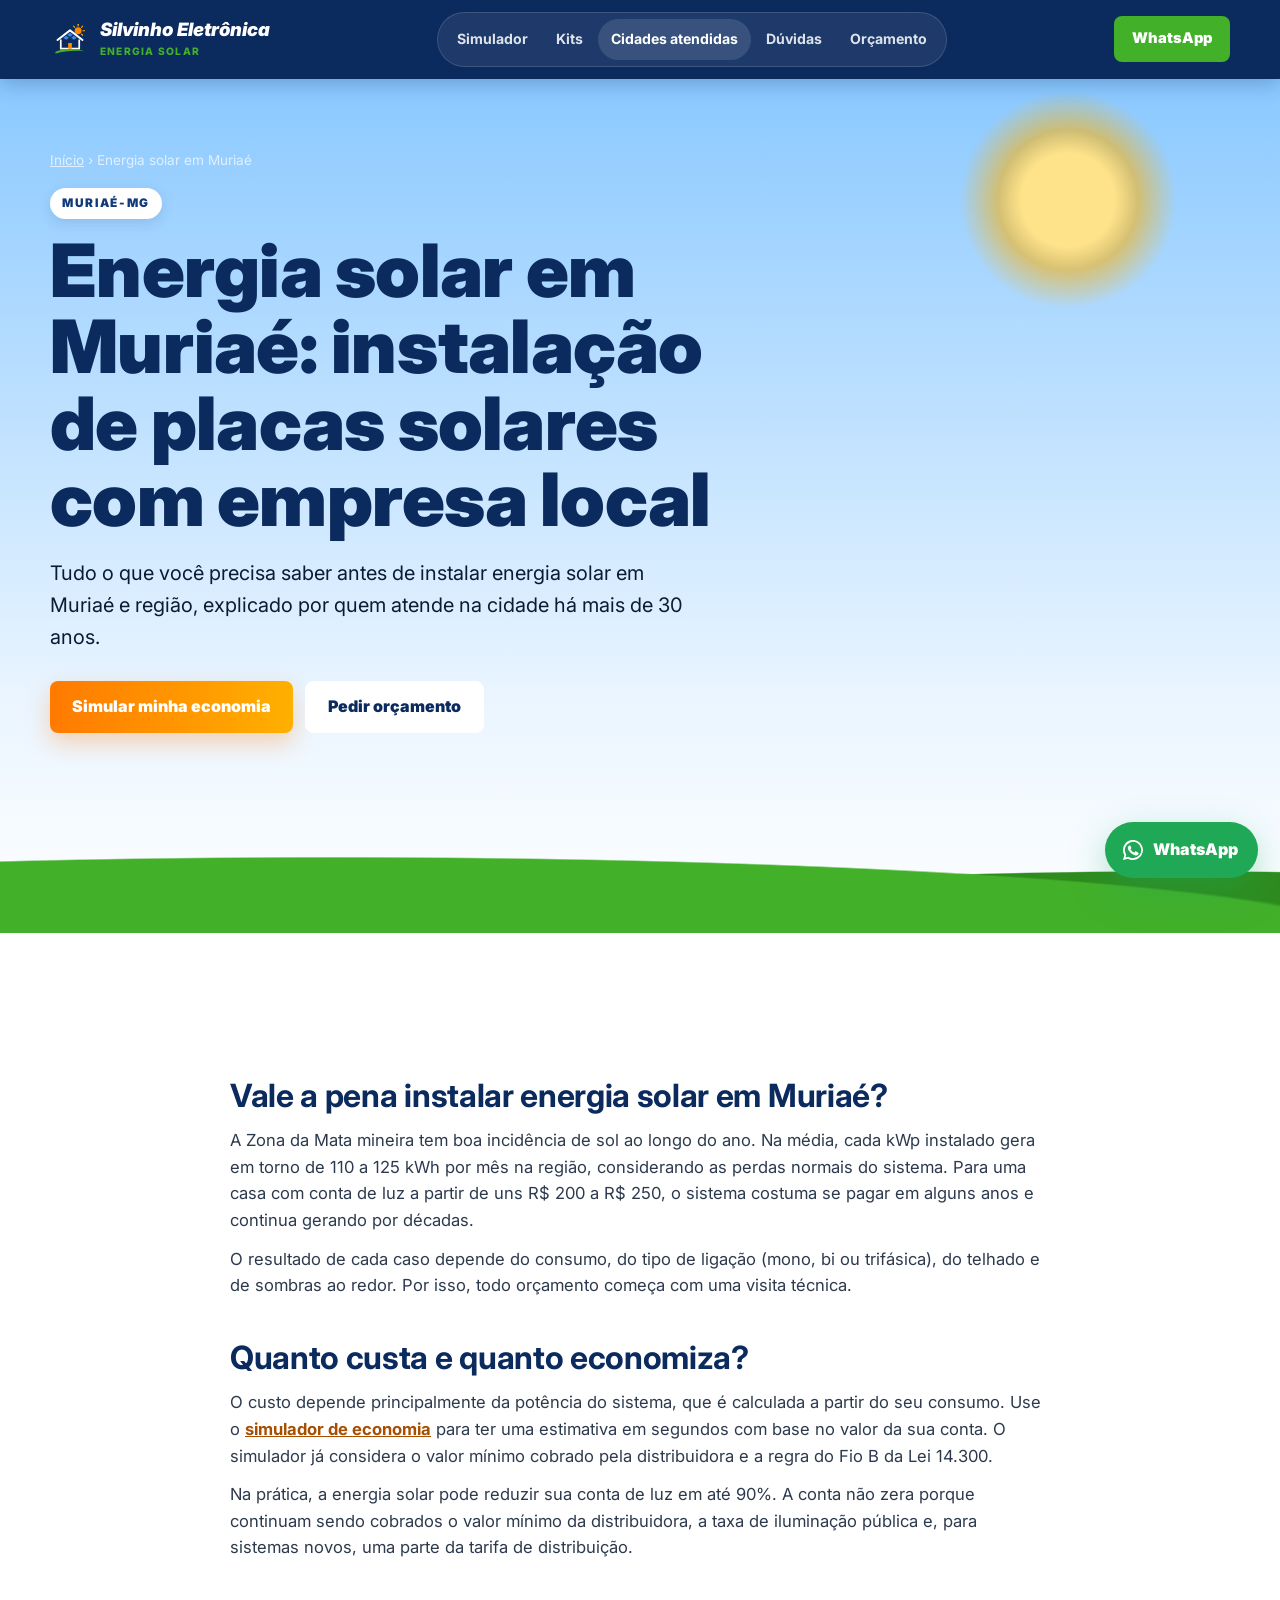
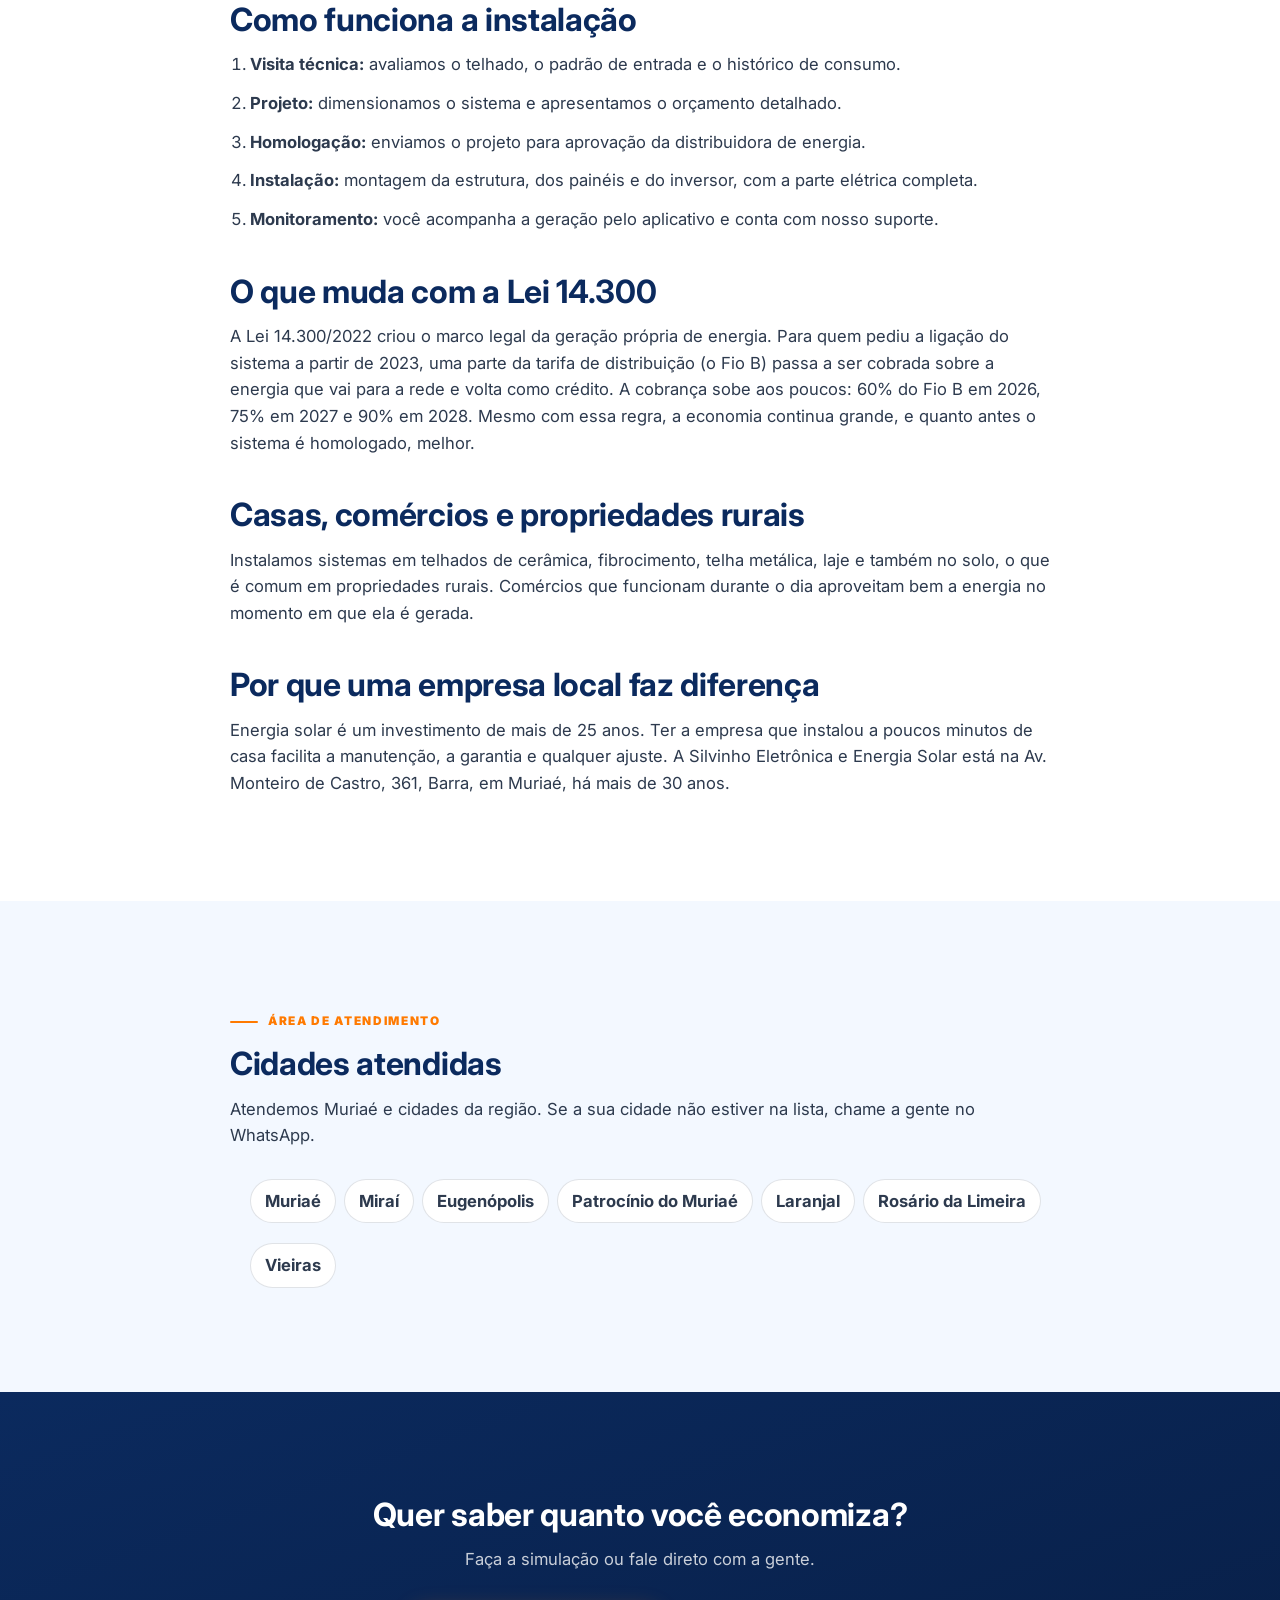
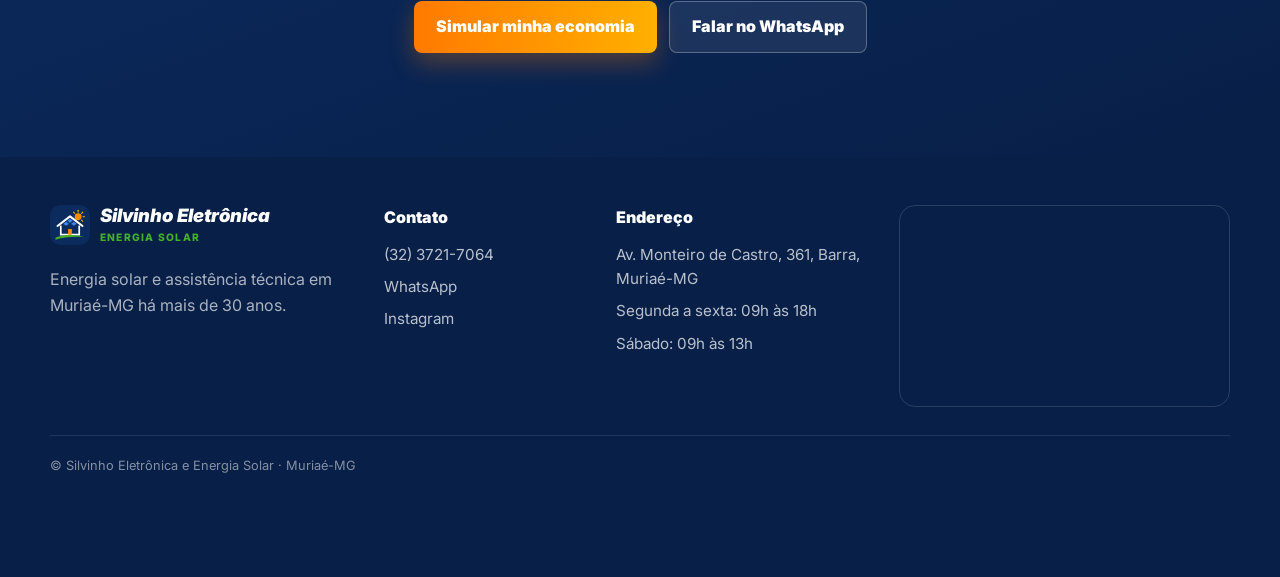
<file: energia-solar-muriae.html>
<!DOCTYPE html>
<html lang="pt-BR" class="no-js">

<head>
    <meta charset="UTF-8">
    <meta name="viewport" content="width=device-width, initial-scale=1.0">

    <title>Energia Solar em Muriaé-MG: instalação de placas solares | Silvinho</title>
    <meta name="description" content="Instalação de placas solares em Muriaé-MG e cidades da região. Entenda quanto custa, quanto economiza, como funciona a homologação e o que muda com a Lei 14.300.">
    <meta name="robots" content="index, follow">
    <meta name="theme-color" content="#071B3B">
    <link rel="canonical" href="https://silvinhoeletronica.com.br/energia-solar-muriae.html">

    <meta property="og:locale" content="pt_BR">
    <meta property="og:type" content="article">
    <meta property="og:site_name" content="Silvinho Eletrônica e Energia Solar">
    <meta property="og:title" content="Energia solar em Muriaé-MG: instalação de placas solares">
    <meta property="og:description" content="Guia local sobre energia solar em Muriaé e região, por quem está na cidade há mais de 30 anos.">
    <meta property="og:url" content="https://silvinhoeletronica.com.br/energia-solar-muriae.html">
    <meta property="og:image" content="https://silvinhoeletronica.com.br/imagem/og-silvinho.png">
    <meta name="twitter:card" content="summary_large_image">

    <link rel="preconnect" href="https://fonts.googleapis.com">
    <link rel="preconnect" href="https://fonts.gstatic.com" crossorigin>
    <link href="https://fonts.googleapis.com/css2?family=Inter:wght@400;500;600;700;800;900&display=swap" rel="stylesheet">
    <link rel="stylesheet" href="style.css">

    <script>document.documentElement.classList.remove("no-js");</script>

    <script type="application/ld+json">
    {
        "@context": "https://schema.org",
        "@graph": [
            {
                "@type": "Service",
                "name": "Instalação de energia solar em Muriaé-MG",
                "serviceType": "Instalação de sistemas de energia solar fotovoltaica",
                "provider": { "@id": "https://silvinhoeletronica.com.br/#empresa" },
                "areaServed": [
                    { "@type": "City", "name": "Muriaé" },
                    { "@type": "AdministrativeArea", "name": "Zona da Mata de Minas Gerais" }
                ],
                "url": "https://silvinhoeletronica.com.br/energia-solar-muriae.html"
            },
            {
                "@type": "Electrician",
                "@id": "https://silvinhoeletronica.com.br/#empresa",
                "name": "Silvinho Eletrônica e Energia Solar",
                "url": "https://silvinhoeletronica.com.br/",
                "telephone": "+55-32-3721-7064",
                "image": "https://silvinhoeletronica.com.br/imagem/og-silvinho.png",
                "address": {
                    "@type": "PostalAddress",
                    "streetAddress": "Av. Monteiro de Castro, 361, Barra",
                    "addressLocality": "Muriaé",
                    "addressRegion": "MG",
                    "addressCountry": "BR"
                }
            },
            {
                "@type": "BreadcrumbList",
                "itemListElement": [
                    { "@type": "ListItem", "position": 1, "name": "Início", "item": "https://silvinhoeletronica.com.br/" },
                    { "@type": "ListItem", "position": 2, "name": "Energia solar em Muriaé", "item": "https://silvinhoeletronica.com.br/energia-solar-muriae.html" }
                ]
            }
        ]
    }
    </script>
    <link rel="stylesheet" href="tema.css">
    <link rel="icon" href="imagem/icone.svg" type="image/svg+xml">
    <link rel="apple-touch-icon" href="imagem/apple-touch-icon.png">
</head>

<body>
    <a class="skip-link" href="#conteudo">Pular para o conteúdo</a>

    <header class="site-header scrolled">
        <nav class="navbar" aria-label="Navegação principal">
            <a class="brand" href="./" aria-label="Silvinho Eletrônica e Energia Solar, página inicial">
                <img class="brand-icon" src="imagem/icone.svg" width="40" height="40" alt="">
                <span>
                    <strong>Silvinho Eletrônica</strong>
                    <small>Energia Solar</small>
                </span>
            </a>

            <button class="menu-toggle" type="button" aria-label="Abrir menu" aria-expanded="false" aria-controls="menu">
                <span></span>
                <span></span>
            </button>

            <ul class="nav-links" id="menu">
                <li><a href="./#simulador">Simulador</a></li>
                <li><a href="./#kits">Kits</a></li>
                <li><a href="#cidades">Cidades atendidas</a></li>
                <li><a href="./#duvidas">Dúvidas</a></li>
                <li><a href="./#orcamento">Orçamento</a></li>
                <li class="nav-cta-mobile"><a href="https://wa.me/5532984596667?text=Ol%C3%A1%2C%20quero%20saber%20mais%20sobre%20energia%20solar." target="_blank" rel="noopener">Falar no WhatsApp</a></li>
            </ul>

            <a class="nav-cta" href="https://wa.me/5532984596667?text=Ol%C3%A1%2C%20quero%20saber%20mais%20sobre%20energia%20solar." target="_blank" rel="noopener">WhatsApp</a>
        </nav>
    </header>

    <main id="conteudo">
        <section class="hero">
            <div class="hero-inner">
                <p class="breadcrumb"><a href="./">Início</a> › Energia solar em Muriaé</p>
                <span class="eyebrow">Muriaé-MG</span>
                <h1>Energia solar em Muriaé: instalação de placas solares com empresa local</h1>
                <p class="hero-lead">Tudo o que você precisa saber antes de instalar energia solar em Muriaé e região, explicado por quem atende na cidade há mais de 30 anos.</p>
                <div class="btn-group">
                    <a class="btn btn-primary" href="./#simulador">Simular minha economia</a>
                    <a class="btn btn-secondary" href="https://wa.me/5532984596667?text=Ol%C3%A1%2C%20quero%20um%20or%C3%A7amento%20de%20energia%20solar%20em%20Muria%C3%A9." target="_blank" rel="noopener">Pedir orçamento</a>
                </div>
            </div>
        </section>

        <section class="section">
            <article class="article">
                <h2>Vale a pena instalar energia solar em Muriaé?</h2>
                <p>A Zona da Mata mineira tem boa incidência de sol ao longo do ano. Na média, cada kWp instalado gera em torno de 110 a 125 kWh por mês na região, considerando as perdas normais do sistema. Para uma casa com conta de luz a partir de uns R$ 200 a R$ 250, o sistema costuma se pagar em alguns anos e continua gerando por décadas.</p>
                <p>O resultado de cada caso depende do consumo, do tipo de ligação (mono, bi ou trifásica), do telhado e de sombras ao redor. Por isso, todo orçamento começa com uma visita técnica.</p>

                <h2>Quanto custa e quanto economiza?</h2>
                <p>O custo depende principalmente da potência do sistema, que é calculada a partir do seu consumo. Use o <a href="./#simulador">simulador de economia</a> para ter uma estimativa em segundos com base no valor da sua conta. O simulador já considera o valor mínimo cobrado pela distribuidora e a regra do Fio B da Lei 14.300.</p>
                <p>Na prática, a energia solar pode reduzir sua conta de luz em até 90%. A conta não zera porque continuam sendo cobrados o valor mínimo da distribuidora, a taxa de iluminação pública e, para sistemas novos, uma parte da tarifa de distribuição.</p>

                <h2>Como funciona a instalação</h2>
                <ol>
                    <li><strong>Visita técnica:</strong> avaliamos o telhado, o padrão de entrada e o histórico de consumo.</li>
                    <li><strong>Projeto:</strong> dimensionamos o sistema e apresentamos o orçamento detalhado.</li>
                    <li><strong>Homologação:</strong> enviamos o projeto para aprovação da distribuidora de energia.</li>
                    <li><strong>Instalação:</strong> montagem da estrutura, dos painéis e do inversor, com a parte elétrica completa.</li>
                    <li><strong>Monitoramento:</strong> você acompanha a geração pelo aplicativo e conta com nosso suporte.</li>
                </ol>

                <h2>O que muda com a Lei 14.300</h2>
                <p>A Lei 14.300/2022 criou o marco legal da geração própria de energia. Para quem pediu a ligação do sistema a partir de 2023, uma parte da tarifa de distribuição (o Fio B) passa a ser cobrada sobre a energia que vai para a rede e volta como crédito. A cobrança sobe aos poucos: 60% do Fio B em 2026, 75% em 2027 e 90% em 2028. Mesmo com essa regra, a economia continua grande, e quanto antes o sistema é homologado, melhor.</p>

                <h2>Casas, comércios e propriedades rurais</h2>
                <p>Instalamos sistemas em telhados de cerâmica, fibrocimento, telha metálica, laje e também no solo, o que é comum em propriedades rurais. Comércios que funcionam durante o dia aproveitam bem a energia no momento em que ela é gerada.</p>

                <h2>Por que uma empresa local faz diferença</h2>
                <p>Energia solar é um investimento de mais de 25 anos. Ter a empresa que instalou a poucos minutos de casa facilita a manutenção, a garantia e qualquer ajuste. A Silvinho Eletrônica e Energia Solar está na Av. Monteiro de Castro, 361, Barra, em Muriaé, há mais de 30 anos.</p>
            </article>
        </section>

        <section class="section section--soft" id="cidades" aria-labelledby="cidades-titulo">
            <div class="article">
                <span class="eyebrow">Área de atendimento</span>
                <h2 id="cidades-titulo" style="margin-top:0">Cidades atendidas</h2>
                <p>Atendemos Muriaé e cidades da região. Se a sua cidade não estiver na lista, chame a gente no WhatsApp.</p>
                <ul class="cities" style="margin-top:18px">
                    <li>Muriaé</li>
                    <li>Miraí</li>
                    <li>Eugenópolis</li>
                    <li>Patrocínio do Muriaé</li>
                    <li>Laranjal</li>
                    <li>Rosário da Limeira</li>
                    <li>Vieiras</li>
                </ul>
            </div>
        </section>

        <section class="section section--dark">
            <div class="article" style="text-align:center">
                <h2 style="color:#fff;margin-top:0">Quer saber quanto você economiza?</h2>
                <p style="color:rgba(255,255,255,.78)">Faça a simulação ou fale direto com a gente.</p>
                <div class="btn-group" style="justify-content:center">
                    <a class="btn btn-primary" href="./#simulador">Simular minha economia</a>
                    <a class="btn btn-secondary" href="https://wa.me/5532984596667?text=Ol%C3%A1%2C%20quero%20um%20or%C3%A7amento%20de%20energia%20solar%20em%20Muria%C3%A9." target="_blank" rel="noopener">Falar no WhatsApp</a>
                </div>
            </div>
        </section>
    </main>

    <footer class="site-footer">
        <div class="footer-inner">
            <div class="footer-brand">
                <a class="brand" href="./" aria-label="Página inicial">
                    <img class="brand-icon" src="imagem/icone.svg" width="40" height="40" alt="">
                    <span>
                        <strong>Silvinho Eletrônica</strong>
                        <small>Energia Solar</small>
                    </span>
                </a>
                <p>Energia solar e assistência técnica em Muriaé-MG há mais de 30 anos.</p>
            </div>
            <div class="footer-column">
                <strong>Contato</strong>
                <a href="tel:+553237217064">(32) 3721-7064</a>
                <a href="https://wa.me/5532984596667" target="_blank" rel="noopener">WhatsApp</a>
                <a href="https://www.instagram.com/silvinhoeletronica.peres/" target="_blank" rel="noopener">Instagram</a>
            </div>
            <div class="footer-column">
                <strong>Endereço</strong>
                <a href="https://www.google.com/maps/search/?api=1&amp;query=Avenida%20Monteiro%20de%20Castro%20361%20Barra%20Muria%C3%A9%20MG" target="_blank" rel="noopener">Av. Monteiro de Castro, 361, Barra, Muriaé-MG</a>
                <span>Segunda a sexta: 09h às 18h</span>
                <span>Sábado: 09h às 13h</span>
            </div>
            <div class="footer-map">
                <iframe title="Mapa: Silvinho Eletrônica e Energia Solar" loading="lazy" referrerpolicy="no-referrer-when-downgrade" src="https://www.google.com/maps?q=Avenida%20Monteiro%20de%20Castro%20361%20Barra%20Muria%C3%A9%20MG&amp;output=embed"></iframe>
            </div>
        </div>
        <p class="footer-bottom">© Silvinho Eletrônica e Energia Solar · Muriaé-MG</p>
    </footer>

    <a class="whatsapp-float" href="https://wa.me/5532984596667?text=Ol%C3%A1%2C%20quero%20saber%20mais%20sobre%20energia%20solar." target="_blank" rel="noopener" aria-label="Falar pelo WhatsApp">
        <svg viewBox="0 0 24 24" fill="currentColor" aria-hidden="true"><path d="M12 2a10 10 0 0 0-8.6 15.1L2 22l5-1.3A10 10 0 1 0 12 2Zm0 18.2a8.2 8.2 0 0 1-4.2-1.2l-.3-.2-3 .8.8-2.9-.2-.3A8.2 8.2 0 1 1 12 20.2Zm4.5-6.1c-.2-.1-1.5-.7-1.7-.8-.2-.1-.4-.1-.6.1l-.8 1c-.1.2-.3.2-.5.1a6.7 6.7 0 0 1-3.3-2.9c-.3-.4.3-.4.7-1.4.1-.2 0-.3 0-.4l-.8-1.8c-.2-.5-.4-.4-.6-.4h-.5a1 1 0 0 0-.7.3 3 3 0 0 0-.9 2.2 5.2 5.2 0 0 0 1.1 2.7 11.8 11.8 0 0 0 4.5 4c1.7.7 2.4.8 3.2.6.5 0 1.5-.6 1.8-1.2.2-.6.2-1.1.1-1.2l-.5-.3Z"/></svg>
        <span class="wa-label">WhatsApp</span>
    </a>

    <script src="script.js" defer></script>
</body>

</html>
</file>
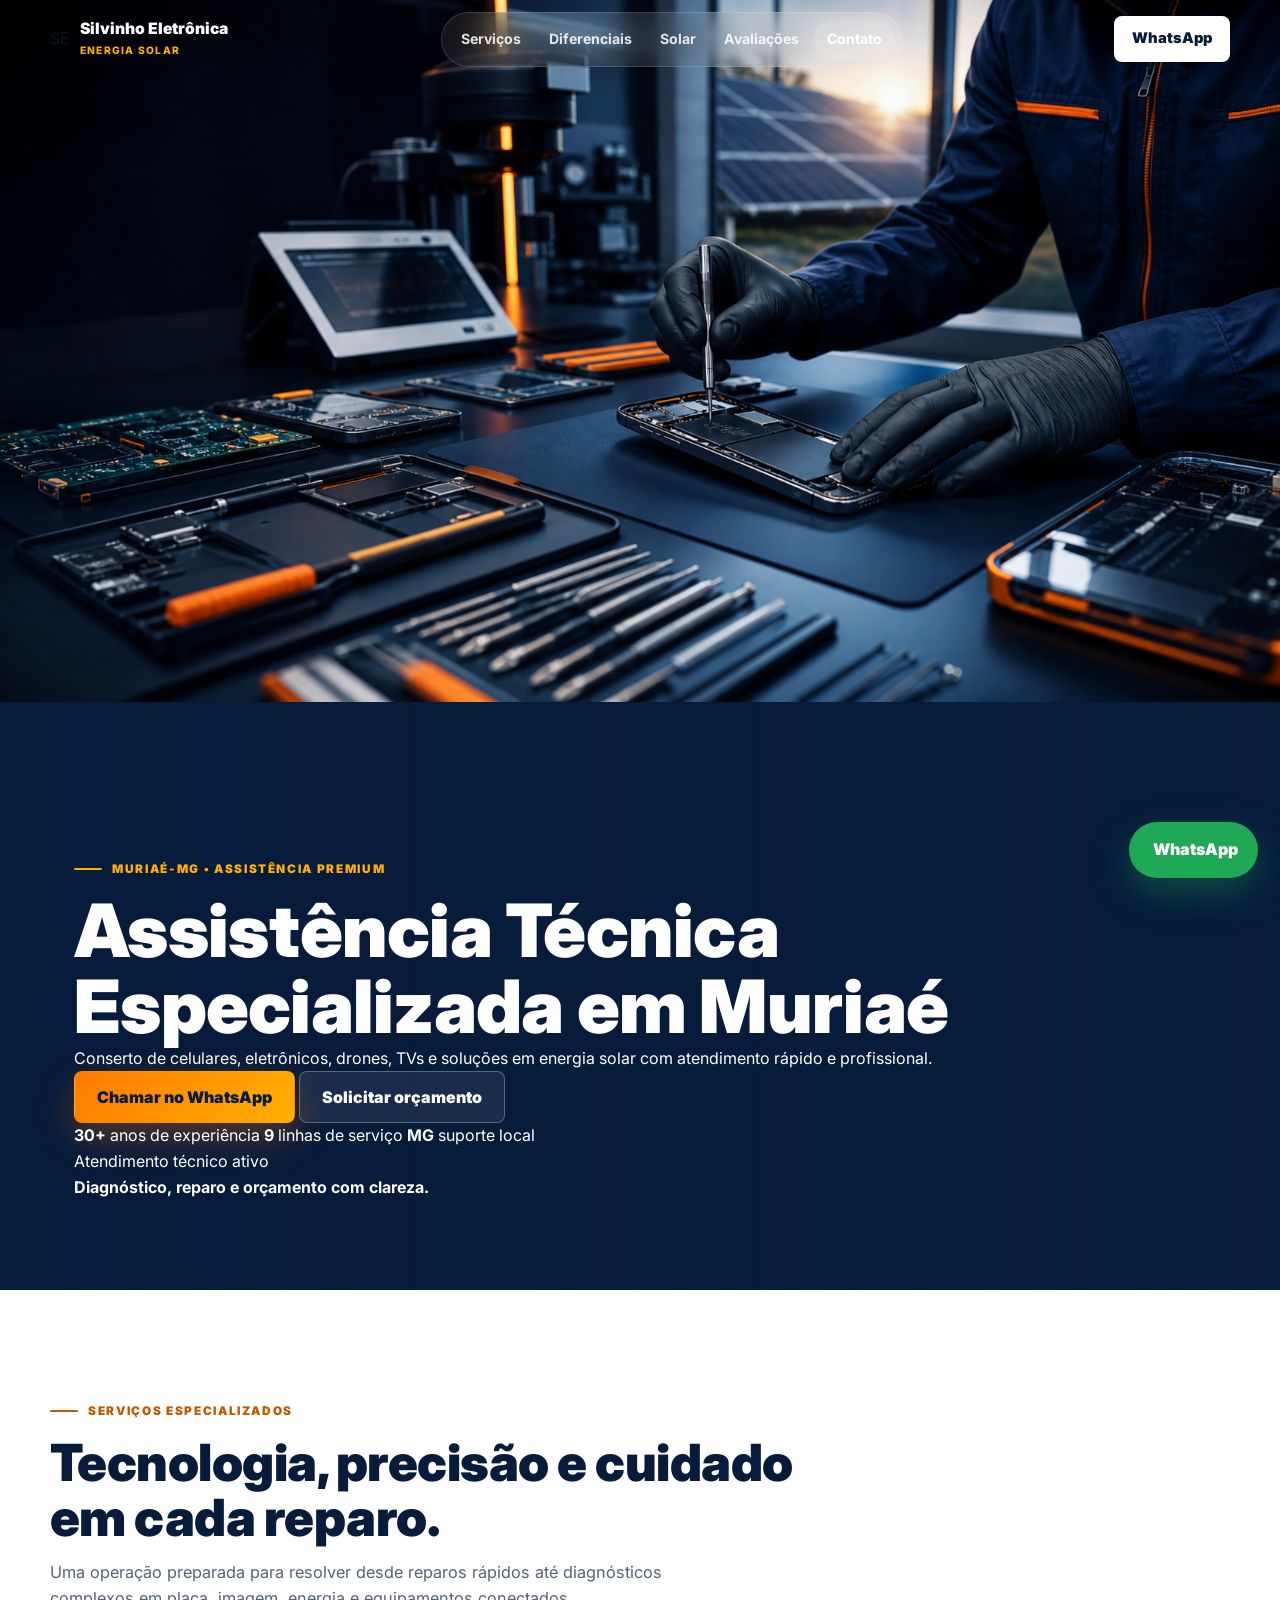
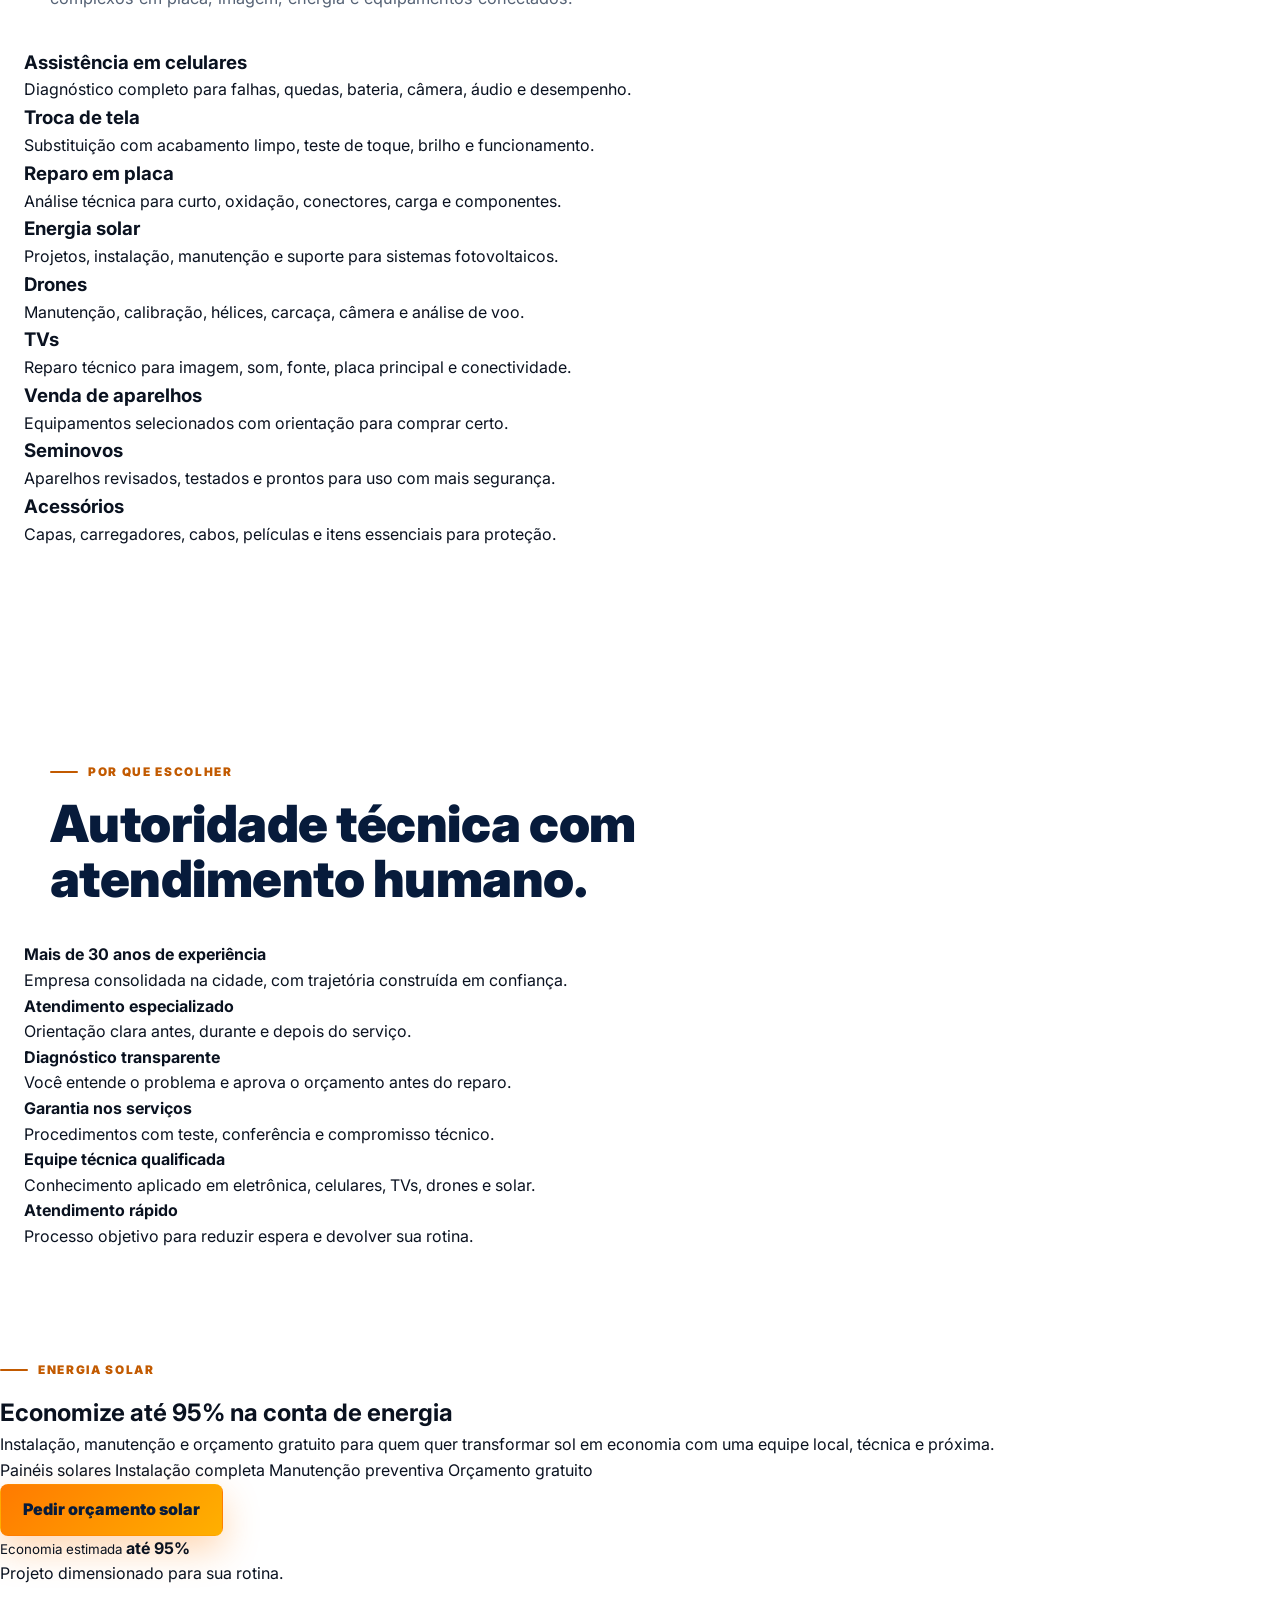
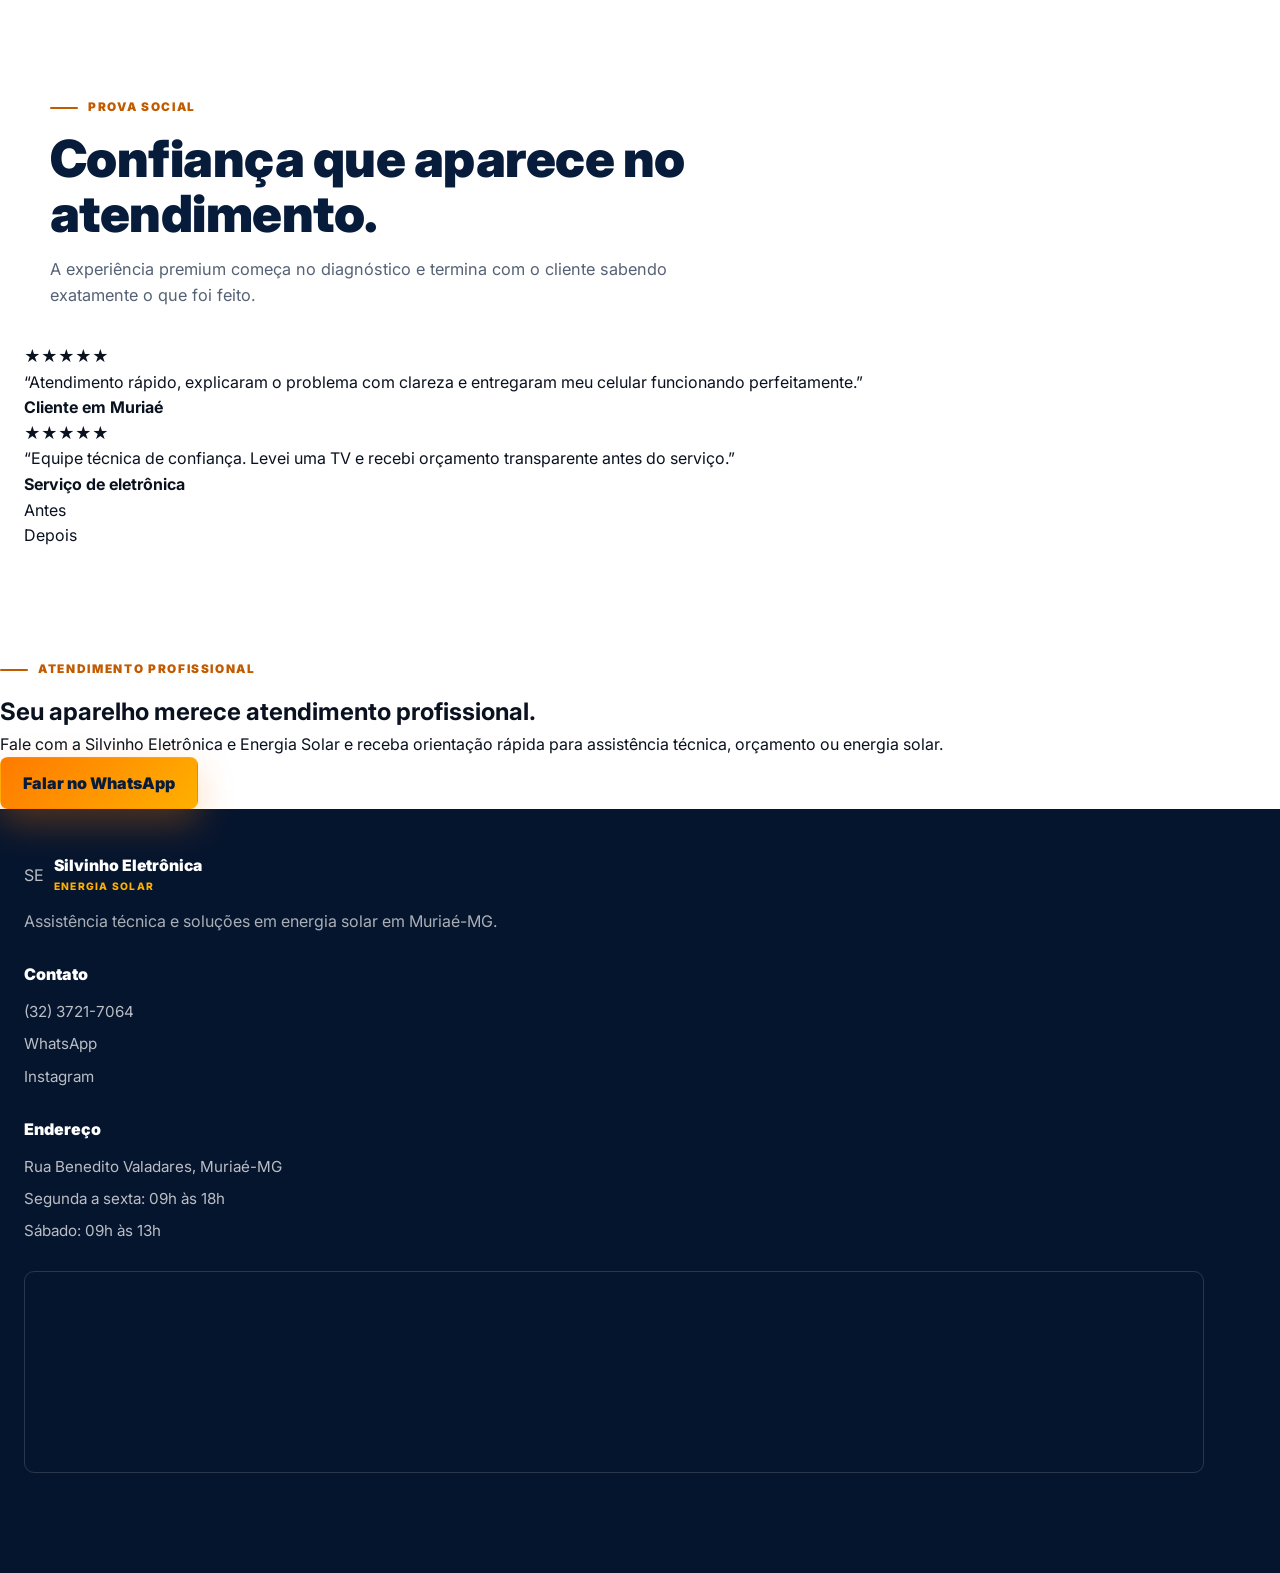
<file: index-antigo.html>
<!DOCTYPE html>
<html lang="pt-BR">

<head>
    <meta charset="UTF-8">
    <meta name="google-site-verification" content="-CArdIEhp9KW-egl9GGRrgTKld8qE43Q8O9rg07cRd4">
    <meta name="viewport" content="width=device-width, initial-scale=1.0">

    <title>Silvinho Eletrônica e Energia Solar | Assistência Técnica em Muriaé-MG</title>
    <meta name="description" content="Assistência técnica especializada em celulares, eletrônicos, drones, TVs e soluções em energia solar em Muriaé-MG. Atendimento rápido, profissional e com garantia.">
    <meta name="keywords" content="assistência técnica Muriaé, conserto celular Muriaé, energia solar Muriaé, reparo placa, troca tela, drones, TVs, Silvinho Eletrônica">
    <meta name="author" content="Silvinho Eletrônica e Energia Solar">
    <meta name="robots" content="index, follow">
    <meta name="theme-color" content="#071B3B">

    <meta property="og:title" content="Silvinho Eletrônica e Energia Solar">
    <meta property="og:description" content="Assistência técnica especializada e soluções em energia solar em Muriaé-MG.">
    <meta property="og:type" content="website">
    <meta property="og:image" content="imagem/_nao-usado/silvinho-hero.png">

    <link rel="preconnect" href="https://fonts.googleapis.com">
    <link rel="preconnect" href="https://fonts.gstatic.com" crossorigin>
    <link href="https://fonts.googleapis.com/css2?family=Inter:wght@400;500;600;700;800;900&display=swap" rel="stylesheet">
    <link rel="stylesheet" href="style.css">
</head>

<body>
    <div class="site-noise" aria-hidden="true"></div>

    <header class="site-header">
        <nav class="navbar" aria-label="Navegação principal">
            <a class="brand" href="#inicio" aria-label="Silvinho Eletrônica e Energia Solar">
                <span class="brand-mark">SE</span>
                <span>
                    <strong>Silvinho Eletrônica</strong>
                    <small>Energia Solar</small>
                </span>
            </a>

            <button class="menu-toggle" type="button" aria-label="Abrir menu" aria-expanded="false">
                <span></span>
                <span></span>
            </button>

            <ul class="nav-links">
                <li><a href="#servicos">Serviços</a></li>
                <li><a href="#diferenciais">Diferenciais</a></li>
                <li><a href="#solar">Solar</a></li>
                <li><a href="#prova">Avaliações</a></li>
                <li><a href="#contato">Contato</a></li>
            </ul>

            <a class="nav-cta" href="https://wa.me/553237217064?text=Ol%C3%A1%2C%20gostaria%20de%20solicitar%20um%20or%C3%A7amento%20com%20a%20Silvinho%20Eletr%C3%B4nica." target="_blank" rel="noopener">
                WhatsApp
            </a>
        </nav>
    </header>

    <main>
        <section class="hero" id="inicio">
            <div class="hero-backdrop" aria-hidden="true">
                <img src="imagem/_nao-usado/silvinho-hero.png" alt="">
            </div>

            <div class="hero-inner">
                <div class="hero-content reveal">
                    <span class="eyebrow">Muriaé-MG • assistência premium</span>
                    <h1>Assistência Técnica Especializada em Muriaé</h1>
                    <p>
                        Conserto de celulares, eletrônicos, drones, TVs e soluções em energia solar com atendimento rápido e profissional.
                    </p>

                    <div class="hero-actions">
                        <a class="btn btn-primary" href="https://wa.me/553237217064?text=Ol%C3%A1%2C%20preciso%20de%20atendimento%20t%C3%A9cnico%20com%20a%20Silvinho%20Eletr%C3%B4nica." target="_blank" rel="noopener">
                            Chamar no WhatsApp
                        </a>
                        <a class="btn btn-secondary" href="#contato">Solicitar orçamento</a>
                    </div>

                    <div class="hero-metrics" aria-label="Destaques da empresa">
                        <span><strong>30+</strong> anos de experiência</span>
                        <span><strong>9</strong> linhas de serviço</span>
                        <span><strong>MG</strong> suporte local</span>
                    </div>
                </div>

                <div class="hero-panel reveal" aria-label="Diagnóstico técnico">
                    <span class="panel-status"></span>
                    <p>Atendimento técnico ativo</p>
                    <strong>Diagnóstico, reparo e orçamento com clareza.</strong>
                    <div class="signal-bars" aria-hidden="true">
                        <i></i><i></i><i></i><i></i>
                    </div>
                </div>
            </div>
        </section>

        <section class="section services" id="servicos">
            <div class="section-heading reveal">
                <span class="eyebrow">Serviços especializados</span>
                <h2>Tecnologia, precisão e cuidado em cada reparo.</h2>
                <p>Uma operação preparada para resolver desde reparos rápidos até diagnósticos complexos em placa, imagem, energia e equipamentos conectados.</p>
            </div>

            <div class="service-grid">
                <article class="service-card reveal">
                    <span class="icon icon-phone"></span>
                    <h3>Assistência em celulares</h3>
                    <p>Diagnóstico completo para falhas, quedas, bateria, câmera, áudio e desempenho.</p>
                </article>
                <article class="service-card reveal">
                    <span class="icon icon-screen"></span>
                    <h3>Troca de tela</h3>
                    <p>Substituição com acabamento limpo, teste de toque, brilho e funcionamento.</p>
                </article>
                <article class="service-card reveal">
                    <span class="icon icon-chip"></span>
                    <h3>Reparo em placa</h3>
                    <p>Análise técnica para curto, oxidação, conectores, carga e componentes.</p>
                </article>
                <article class="service-card reveal">
                    <span class="icon icon-solar"></span>
                    <h3>Energia solar</h3>
                    <p>Projetos, instalação, manutenção e suporte para sistemas fotovoltaicos.</p>
                </article>
                <article class="service-card reveal">
                    <span class="icon icon-drone"></span>
                    <h3>Drones</h3>
                    <p>Manutenção, calibração, hélices, carcaça, câmera e análise de voo.</p>
                </article>
                <article class="service-card reveal">
                    <span class="icon icon-tv"></span>
                    <h3>TVs</h3>
                    <p>Reparo técnico para imagem, som, fonte, placa principal e conectividade.</p>
                </article>
                <article class="service-card reveal">
                    <span class="icon icon-device"></span>
                    <h3>Venda de aparelhos</h3>
                    <p>Equipamentos selecionados com orientação para comprar certo.</p>
                </article>
                <article class="service-card reveal">
                    <span class="icon icon-refresh"></span>
                    <h3>Seminovos</h3>
                    <p>Aparelhos revisados, testados e prontos para uso com mais segurança.</p>
                </article>
                <article class="service-card reveal">
                    <span class="icon icon-cable"></span>
                    <h3>Acessórios</h3>
                    <p>Capas, carregadores, cabos, películas e itens essenciais para proteção.</p>
                </article>
            </div>
        </section>

        <section class="section highlights" id="diferenciais">
            <div class="section-heading reveal">
                <span class="eyebrow">Por que escolher</span>
                <h2>Autoridade técnica com atendimento humano.</h2>
            </div>

            <div class="highlight-grid">
                <div class="highlight-item reveal">
                    <strong>Mais de 30 anos de experiência</strong>
                    <p>Empresa consolidada na cidade, com trajetória construída em confiança.</p>
                </div>
                <div class="highlight-item reveal">
                    <strong>Atendimento especializado</strong>
                    <p>Orientação clara antes, durante e depois do serviço.</p>
                </div>
                <div class="highlight-item reveal">
                    <strong>Diagnóstico transparente</strong>
                    <p>Você entende o problema e aprova o orçamento antes do reparo.</p>
                </div>
                <div class="highlight-item reveal">
                    <strong>Garantia nos serviços</strong>
                    <p>Procedimentos com teste, conferência e compromisso técnico.</p>
                </div>
                <div class="highlight-item reveal">
                    <strong>Equipe técnica qualificada</strong>
                    <p>Conhecimento aplicado em eletrônica, celulares, TVs, drones e solar.</p>
                </div>
                <div class="highlight-item reveal">
                    <strong>Atendimento rápido</strong>
                    <p>Processo objetivo para reduzir espera e devolver sua rotina.</p>
                </div>
            </div>
        </section>

        <section class="solar-section" id="solar">
            <div class="solar-copy reveal">
                <span class="eyebrow">Energia solar</span>
                <h2>Economize até 95% na conta de energia</h2>
                <p>Instalação, manutenção e orçamento gratuito para quem quer transformar sol em economia com uma equipe local, técnica e próxima.</p>
                <div class="solar-list">
                    <span>Painéis solares</span>
                    <span>Instalação completa</span>
                    <span>Manutenção preventiva</span>
                    <span>Orçamento gratuito</span>
                </div>
                <a class="btn btn-primary" href="https://wa.me/553237217064?text=Ol%C3%A1%2C%20quero%20um%20or%C3%A7amento%20de%20energia%20solar." target="_blank" rel="noopener">
                    Pedir orçamento solar
                </a>
            </div>

            <div class="solar-visual reveal" aria-hidden="true">
                <div class="panel-array">
                    <span></span><span></span><span></span>
                    <span></span><span></span><span></span>
                </div>
                <div class="energy-card">
                    <small>Economia estimada</small>
                    <strong>até 95%</strong>
                    <p>Projeto dimensionado para sua rotina.</p>
                </div>
            </div>
        </section>

        <section class="section proof" id="prova">
            <div class="section-heading reveal">
                <span class="eyebrow">Prova social</span>
                <h2>Confiança que aparece no atendimento.</h2>
                <p>A experiência premium começa no diagnóstico e termina com o cliente sabendo exatamente o que foi feito.</p>
            </div>

            <div class="proof-layout">
                <article class="testimonial reveal">
                    <div class="stars" aria-label="5 estrelas">★★★★★</div>
                    <p>“Atendimento rápido, explicaram o problema com clareza e entregaram meu celular funcionando perfeitamente.”</p>
                    <strong>Cliente em Muriaé</strong>
                </article>
                <article class="testimonial reveal">
                    <div class="stars" aria-label="5 estrelas">★★★★★</div>
                    <p>“Equipe técnica de confiança. Levei uma TV e recebi orçamento transparente antes do serviço.”</p>
                    <strong>Serviço de eletrônica</strong>
                </article>
                <article class="before-after reveal">
                    <span>Antes</span>
                    <div class="repair-visual cracked"></div>
                    <span>Depois</span>
                    <div class="repair-visual fixed"></div>
                </article>
            </div>
        </section>

        <section class="final-cta" id="contato">
            <div class="final-inner reveal">
                <span class="eyebrow">Atendimento profissional</span>
                <h2>Seu aparelho merece atendimento profissional.</h2>
                <p>Fale com a Silvinho Eletrônica e Energia Solar e receba orientação rápida para assistência técnica, orçamento ou energia solar.</p>
                <div class="hero-actions">
                    <a class="btn btn-primary" href="https://wa.me/553237217064?text=Ol%C3%A1%2C%20quero%20falar%20com%20a%20Silvinho%20Eletr%C3%B4nica%20e%20Energia%20Solar." target="_blank" rel="noopener">
                        Falar no WhatsApp
                    </a>
                    <a class="btn btn-secondary" href="tel:+553237217064">Ligar agora</a>
                </div>
            </div>
        </section>
    </main>

    <footer class="site-footer">
        <div class="footer-brand">
            <a class="brand" href="#inicio" aria-label="Voltar ao início">
                <span class="brand-mark">SE</span>
                <span>
                    <strong>Silvinho Eletrônica</strong>
                    <small>Energia Solar</small>
                </span>
            </a>
            <p>Assistência técnica e soluções em energia solar em Muriaé-MG.</p>
        </div>

        <div class="footer-column">
            <strong>Contato</strong>
            <a href="tel:+553237217064">(32) 3721-7064</a>
            <a href="https://wa.me/553237217064" target="_blank" rel="noopener">WhatsApp</a>
            <a href="https://www.instagram.com/silvinhoeletronica/" target="_blank" rel="noopener">Instagram</a>
        </div>

        <div class="footer-column">
            <strong>Endereço</strong>
            <a href="https://www.google.com/maps/search/?api=1&query=Rua%20Benedito%20Valadares%2088%20Muria%C3%A9%20MG" target="_blank" rel="noopener">Rua Benedito Valadares, Muriaé-MG</a>
            <span>Segunda a sexta: 09h às 18h</span>
            <span>Sábado: 09h às 13h</span>
        </div>

        <div class="footer-map" aria-label="Mapa da localização">
            <iframe title="Mapa Silvinho Eletrônica e Energia Solar" loading="lazy" referrerpolicy="no-referrer-when-downgrade" src="https://www.google.com/maps?q=Rua%20Benedito%20Valadares%2088%20Muria%C3%A9%20MG&output=embed"></iframe>
        </div>
    </footer>

    <a class="whatsapp-float" href="https://wa.me/553237217064?text=Ol%C3%A1%2C%20gostaria%20de%20atendimento%20com%20a%20Silvinho%20Eletr%C3%B4nica." target="_blank" rel="noopener" aria-label="Falar pelo WhatsApp">
        <span class="wa-icon"></span>
        <span>WhatsApp</span>
    </a>

    <script src="script.js"></script>
</body>

</html>
</file>
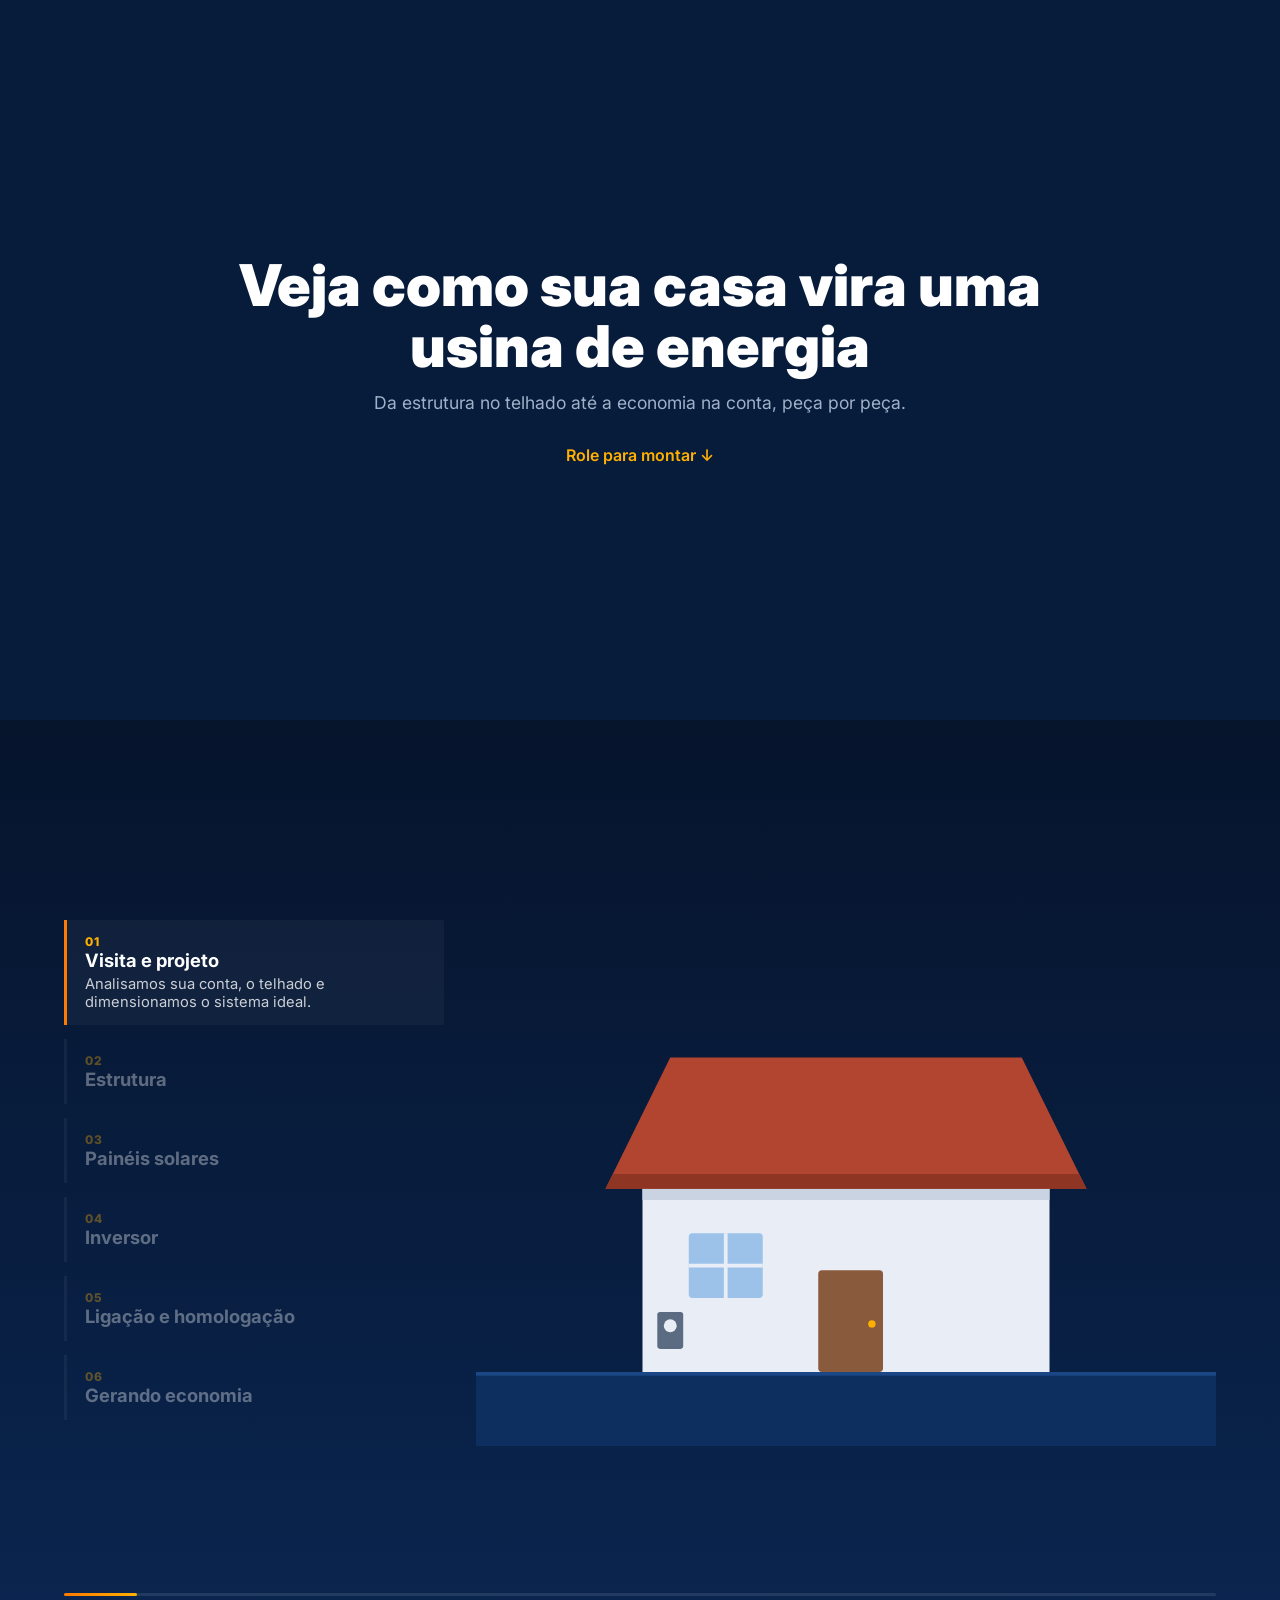
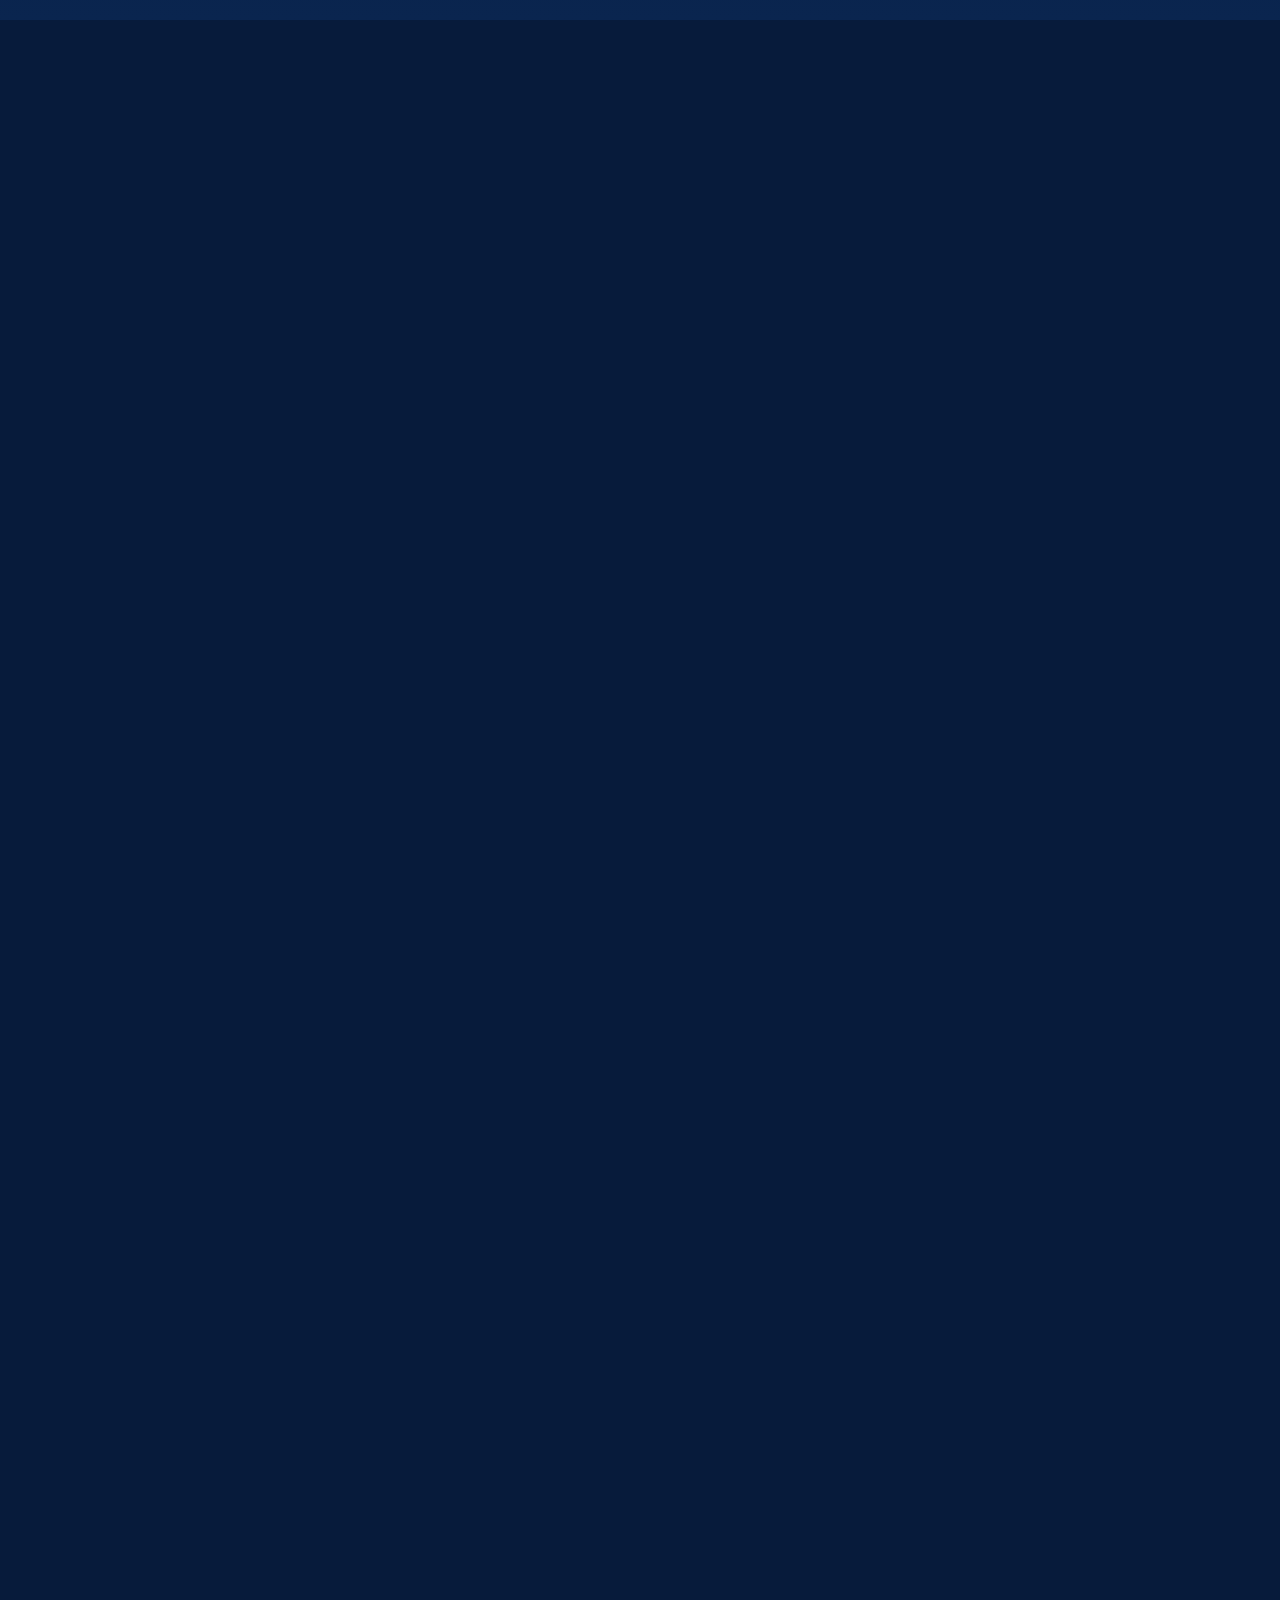
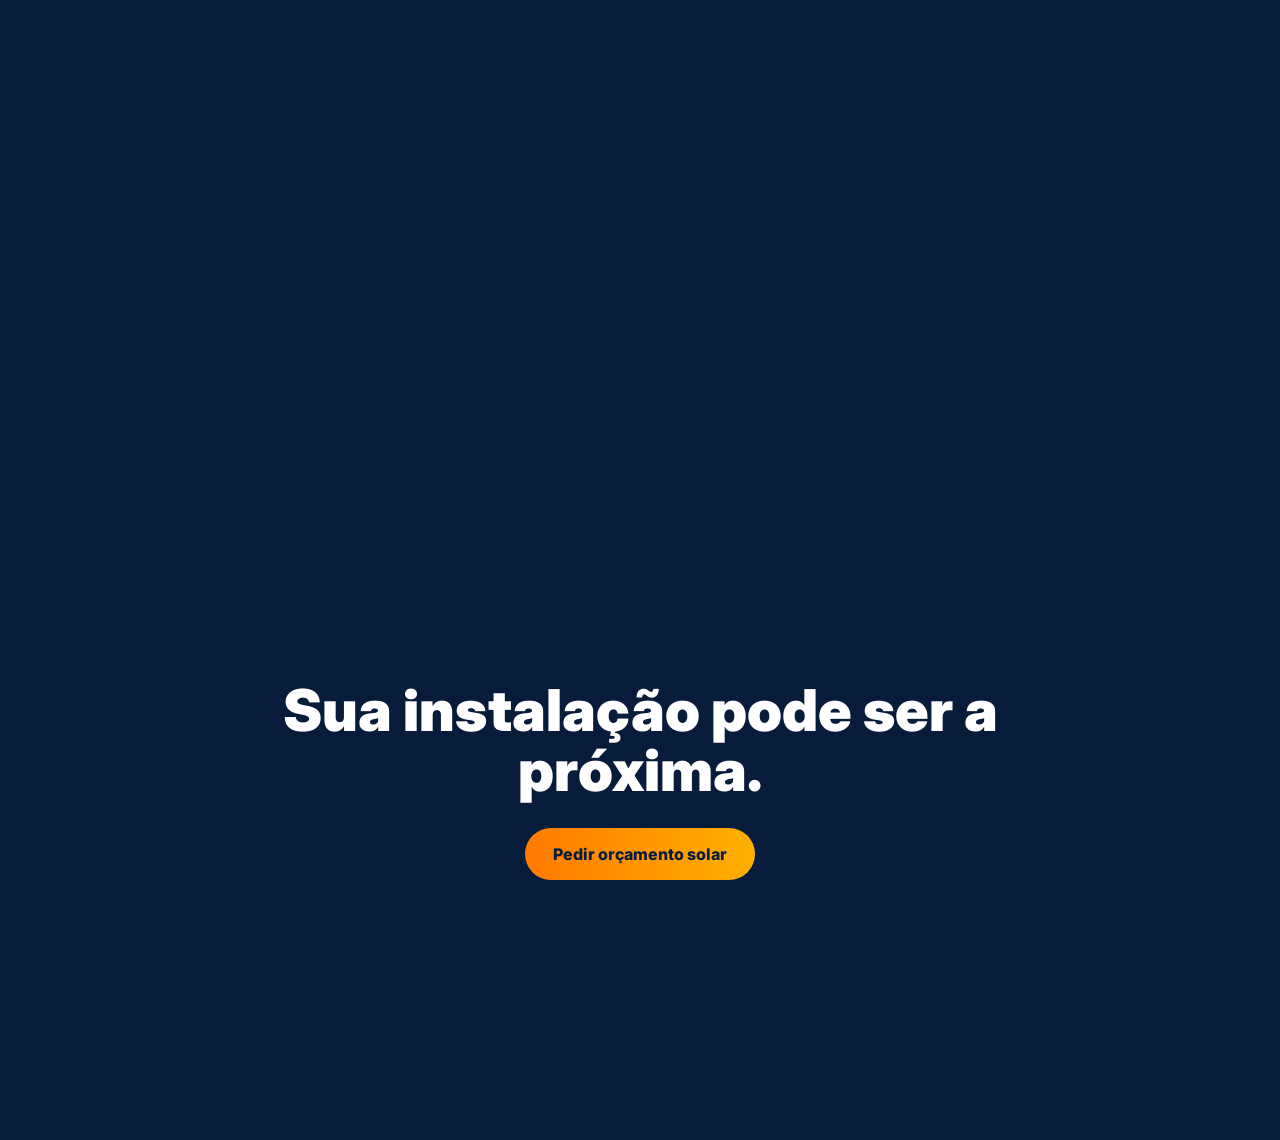
<file: montagem-solar.html>
<!DOCTYPE html>
<html lang="pt-BR">
<head>
<meta charset="UTF-8">
<meta name="viewport" content="width=device-width, initial-scale=1.0">
<title>Montagem solar – animação por rolagem | Silvinho Eletrônica</title>
<link href="https://fonts.googleapis.com/css2?family=Inter:wght@400;600;800;900&display=swap" rel="stylesheet">
<style>
:root{--navy:#071B3B;--navy-2:#0A254F;--orange:#FF7A00;--orange-2:#FFB000;--white:#fff;--muted:#9fb0c8}
*{box-sizing:border-box;margin:0;padding:0}
body{font-family:Inter,system-ui,sans-serif;background:var(--navy);color:var(--white)}
.intro,.outro{min-height:80vh;display:grid;place-items:center;text-align:center;padding:40px 24px}
.intro h1,.outro h2{font-size:clamp(2rem,5vw,3.6rem);font-weight:900;line-height:1.05;max-width:900px}
.intro p{color:var(--muted);margin-top:16px;font-size:1.1rem}
.scroll-hint{margin-top:32px;color:var(--orange-2);font-weight:600;animation:bob 1.6s ease-in-out infinite}
@keyframes bob{50%{transform:translateY(8px)}}

/* ===== Seção da montagem ===== */
.montagem{position:relative;height:500vh}
.montagem-sticky{position:sticky;top:0;height:100vh;display:grid;grid-template-columns:minmax(260px,380px) 1fr;align-items:center;gap:32px;padding:0 5vw;overflow:hidden}
.montagem-sticky::before{content:"";position:absolute;inset:0;background:linear-gradient(180deg,var(--sky-top,#06142c),var(--sky-bot,#0A254F));z-index:-1;transition:background .3s}
.steps{list-style:none;display:grid;gap:14px;counter-reset:s}
.steps li{counter-increment:s;padding:14px 18px;border-left:3px solid rgba(255,255,255,.15);opacity:.35;transition:all .4s}
.steps li::before{content:"0" counter(s);font-size:.75rem;font-weight:800;color:var(--orange-2);display:block;letter-spacing:.1em}
.steps strong{font-size:1.15rem;display:block}
.steps p{font-size:.92rem;color:rgba(255,255,255,.78);max-height:0;overflow:hidden;transition:max-height .4s}
.steps li.active{opacity:1;border-color:var(--orange);background:rgba(255,255,255,.04)}
.steps li.active p{max-height:80px;margin-top:4px}
.steps li.done{opacity:.6;border-color:var(--orange-2)}
.stage{position:relative;width:100%;max-width:820px;justify-self:center}
.stage svg{width:100%;height:auto;overflow:visible}
.counter{position:absolute;right:2%;bottom:2%;background:rgba(255,255,255,.08);backdrop-filter:blur(10px);border:1px solid rgba(255,255,255,.15);border-radius:16px;padding:14px 18px;opacity:0;transform:translateY(10px);transition:all .5s}
.counter.show{opacity:1;transform:none}
.counter small{color:var(--muted);font-size:.75rem;text-transform:uppercase;letter-spacing:.08em}
.counter strong{display:block;font-size:1.8rem;font-weight:900;color:var(--orange-2)}
.progress{position:absolute;left:5vw;right:5vw;bottom:24px;height:3px;background:rgba(255,255,255,.1);border-radius:3px}
.progress i{display:block;height:100%;width:0;background:linear-gradient(90deg,var(--orange),var(--orange-2));border-radius:3px}
.btn{display:inline-block;margin-top:28px;padding:16px 28px;border-radius:999px;background:linear-gradient(90deg,var(--orange),var(--orange-2));color:var(--navy);font-weight:800;text-decoration:none}

@media (max-width:860px){
  .montagem-sticky{grid-template-columns:1fr;grid-template-rows:auto 1fr;align-content:start;padding-top:70px;gap:8px}
  .steps li{display:none;border:0;padding:0}
  .steps li.active{display:block;background:none}
  .counter{top:auto;bottom:-10px}
}
</style>
</head>
<body>

<section class="intro">
  <div>
    <h1>Veja como sua casa vira uma usina de energia</h1>
    <p>Da estrutura no telhado até a economia na conta, peça por peça.</p>
    <div class="scroll-hint">Role para montar ↓</div>
  </div>
</section>

<section class="montagem" id="montagem">
  <div class="montagem-sticky">
    <ol class="steps">
      <li><strong>Visita e projeto</strong><p>Analisamos sua conta, o telhado e dimensionamos o sistema ideal.</p></li>
      <li><strong>Estrutura</strong><p>Trilhos de alumínio fixados com segurança e vedação no telhado.</p></li>
      <li><strong>Painéis solares</strong><p>Módulos de alta eficiência com até 25 anos de garantia de desempenho.</p></li>
      <li><strong>Inversor</strong><p>Converte a energia do sol em energia pronta para sua casa.</p></li>
      <li><strong>Ligação e homologação</strong><p>Cuidamos de toda a parte elétrica e da aprovação junto à distribuidora.</p></li>
      <li><strong>Gerando economia</strong><p>O sol nasce e sua conta de luz começa a cair.</p></li>
    </ol>

    <div class="stage">
      <svg id="cena" viewBox="0 0 800 600" role="img" aria-label="Animação da montagem de um sistema de energia solar em uma casa">
        <defs>
          <linearGradient id="gPanel" x1="0" y1="0" x2="1" y2="1">
            <stop offset="0" stop-color="#1d4f9c"/><stop offset="1" stop-color="#0b2556"/>
          </linearGradient>
          <radialGradient id="gSun"><stop offset="0" stop-color="#FFE08a"/><stop offset=".6" stop-color="#FFB000"/><stop offset="1" stop-color="#FF7A00"/></radialGradient>
          <filter id="glow"><feGaussianBlur stdDeviation="6" result="b"/><feMerge><feMergeNode in="b"/><feMergeNode in="SourceGraphic"/></feMerge></filter>
        </defs>

        <!-- Sol -->
        <g id="sol" opacity="0">
          <g id="raios" stroke="#FFB000" stroke-width="4" stroke-linecap="round" opacity=".7"></g>
          <circle cx="680" cy="90" r="42" fill="url(#gSun)" filter="url(#glow)"/>
        </g>

        <!-- Chão -->
        <rect x="0" y="520" width="800" height="80" fill="#0d2f5f"/>
        <rect x="0" y="520" width="800" height="4" fill="#1a4785"/>

        <!-- Casa (sempre visível) -->
        <g id="casa">
          <rect x="180" y="320" width="440" height="200" fill="#e9eef6"/>
          <rect x="180" y="320" width="440" height="14" fill="#c9d3e2"/>
          <rect x="230" y="370" width="80" height="70" rx="4" fill="#9cc2ea"/>
          <path d="M270 370v70M230 405h80" stroke="#e9eef6" stroke-width="4"/>
          <rect x="370" y="410" width="70" height="110" rx="4" fill="#8a5a3c"/>
          <circle cx="428" cy="468" r="4" fill="#FFB000"/>
          <polygon points="140,322 660,322 590,180 210,180" fill="#b2452f"/>
          <polygon points="140,322 660,322 652,306 148,306" fill="#8f3523"/>
          <!-- medidor -->
          <rect x="196" y="455" width="28" height="40" rx="3" fill="#5b6b82"/>
          <circle cx="210" cy="470" r="7" fill="#e9eef6"/>
        </g>

        <!-- Trilhos (gerados) -->
        <g id="trilhos"></g>
        <!-- Painéis (gerados) -->
        <g id="paineis"></g>

        <!-- Inversor -->
        <g id="inversor" class="parte" data-a=".56" data-b=".66" data-dx="320" data-dy="0" data-rot="20">
          <rect x="540" y="380" width="56" height="78" rx="6" fill="#f4f7fb" stroke="#9aa8bc" stroke-width="2"/>
          <rect x="550" y="392" width="36" height="16" rx="2" fill="#071B3B"/>
          <circle id="ledInv" cx="568" cy="440" r="5" fill="#5b6b82"/>
        </g>

        <!-- Cabos -->
        <path id="cabo" d="M560 300 L600 300 L600 380 M568 458 L568 500 L210 500 L210 495"
              fill="none" stroke="#FF7A00" stroke-width="4" stroke-linecap="round" stroke-linejoin="round"/>
        <g id="particulas"></g>
      </svg>
      <div class="counter" id="counter"><small>Economia estimada / ano</small><strong id="valor">R$ 0</strong></div>
    </div>
    <div class="progress"><i id="barra"></i></div>
  </div>
</section>

<section class="outro">
  <div>
    <h2>Sua instalação pode ser a próxima.</h2>
    <a class="btn" href="https://wa.me/553237217064?text=Ol%C3%A1%2C%20quero%20um%20or%C3%A7amento%20de%20energia%20solar." target="_blank" rel="noopener">Pedir orçamento solar</a>
  </div>
</section>

<script>
(() => {
  const NS = "http://www.w3.org/2000/svg";
  const svg = document.getElementById("cena");
  const sec = document.getElementById("montagem");
  const clamp = (v, a = 0, b = 1) => Math.min(b, Math.max(a, v));
  const ease = t => 1 - Math.pow(1 - t, 3);            // easeOutCubic
  const easeBack = t => { const c = 1.6; return 1 + (c + 1) * Math.pow(t - 1, 3) + c * Math.pow(t - 1, 2); };

  // Telhado como trapézio: ponto (u,v) com u 0..1 esquerda→direita, v 0..1 baixo→topo
  const BL = [148, 306], BR = [652, 306], TL = [210, 180], TR = [590, 180];
  const pt = (u, v) => {
    const lx = BL[0] + (TL[0] - BL[0]) * v, rx = BR[0] + (TR[0] - BR[0]) * v;
    const y = BL[1] + (TL[1] - BL[1]) * v;
    return [lx + (rx - lx) * u, y];
  };
  const poly = (pts) => pts.map(p => p.join(",")).join(" ");
  const el = (tag, attrs, parent) => { const e = document.createElementNS(NS, tag); for (const k in attrs) e.setAttribute(k, attrs[k]); parent.appendChild(e); return e; };

  const parts = [];
  const addPart = (node, a, b, dx, dy, rot, back = false) => { Object.assign(node.dataset, { a, b, dx, dy, rot }); if (back) node.dataset.back = 1; parts.push(node); };

  // Trilhos
  const gT = document.getElementById("trilhos");
  [0.2, 0.42, 0.6, 0.82].forEach((v, i) => {
    const p1 = pt(0.06, v), p2 = pt(0.94, v);
    const g = el("g", {}, gT);
    el("line", { x1: p1[0], y1: p1[1], x2: p2[0], y2: p2[1], stroke: "#cfd8e6", "stroke-width": 5, "stroke-linecap": "round" }, g);
    addPart(g, 0.10 + i * 0.03, 0.20 + i * 0.03, -700, 0, 0);
  });

  // Painéis: 2 linhas x 5 colunas
  const gP = document.getElementById("paineis");
  const rows = [[0.1, 0.48], [0.54, 0.92]], cols = 5, uMin = 0.08, uMax = 0.92, gap = 0.012;
  const panelNodes = [];
  let k = 0;
  rows.forEach(([v0, v1]) => {
    for (let c = 0; c < cols; c++) {
      const u0 = uMin + (uMax - uMin) * c / cols + gap, u1 = uMin + (uMax - uMin) * (c + 1) / cols - gap;
      const g = el("g", {}, gP);
      el("polygon", { points: poly([pt(u0, v0), pt(u1, v0), pt(u1, v1), pt(u0, v1)]), fill: "url(#gPanel)", stroke: "#dfe7f3", "stroke-width": 2 }, g);
      // linhas das células
      for (let j = 1; j < 3; j++) { const u = u0 + (u1 - u0) * j / 3; const a = pt(u, v0), b = pt(u, v1); el("line", { x1: a[0], y1: a[1], x2: b[0], y2: b[1], stroke: "#4f7fc4", "stroke-width": 1 }, g); }
      const mid = (v0 + v1) / 2, a = pt(u0, mid), b = pt(u1, mid);
      el("line", { x1: a[0], y1: a[1], x2: b[0], y2: b[1], stroke: "#4f7fc4", "stroke-width": 1 }, g);
      // brilho
      const sh = el("polygon", { points: poly([pt(u0, v0), pt(u1, v0), pt(u1, v1), pt(u0, v1)]), fill: "#FFB000", opacity: 0 }, g);
      panelNodes.push(sh);
      const start = 0.25 + k * 0.028;
      addPart(g, start, start + 0.07, (Math.random() - 0.5) * 300, -620, (Math.random() - 0.5) * 70, true);
      k++;
    }
  });

  addPart(document.getElementById("inversor"), .56, .66, 320, 0, 20, true);

  // Raios do sol
  const gR = document.getElementById("raios");
  for (let i = 0; i < 12; i++) { const a = i * Math.PI / 6; el("line", { x1: 680 + Math.cos(a) * 54, y1: 90 + Math.sin(a) * 54, x2: 680 + Math.cos(a) * 72, y2: 90 + Math.sin(a) * 72 }, gR); }

  // centros para rotação
  parts.forEach(p => { const b = p.getBBox(); p._c = [b.x + b.width / 2, b.y + b.height / 2]; });

  const cabo = document.getElementById("cabo");
  const L = cabo.getTotalLength();
  cabo.style.strokeDasharray = L; 

  const gPart = document.getElementById("particulas");
  const dots = Array.from({ length: 10 }, () => el("circle", { r: 5, fill: "#FFE08a", filter: "url(#glow)", opacity: 0 }, gPart));

  const sol = document.getElementById("sol"), led = document.getElementById("ledInv");
  const steps = document.querySelectorAll(".steps li");
  const stepAt = [0, .10, .25, .56, .66, .80];
  const counter = document.getElementById("counter"), valor = document.getElementById("valor"), barra = document.getElementById("barra");
  const sticky = document.querySelector(".montagem-sticky");
  const reduce = matchMedia("(prefers-reduced-motion: reduce)").matches;

  let p = 0, target = 0, t0 = performance.now();

  function render(now) {
    p += (target - p) * 0.12; // suavização
    parts.forEach(n => {
      const d = n.dataset, raw = clamp((p - d.a) / (d.b - d.a));
      const e = d.back ? easeBack(raw) : ease(raw), r = 1 - e;
      n.setAttribute("transform", `translate(${d.dx * r} ${d.dy * r}) rotate(${d.rot * r} ${n._c[0]} ${n._c[1]})`);
      n.style.opacity = clamp(raw * 3);
    });
    const c = clamp((p - .66) / .12);
    cabo.style.strokeDashoffset = L * (1 - c);

    const s = ease(clamp((p - .78) / .12));
    sol.setAttribute("opacity", s);
    sol.setAttribute("transform", `translate(0 ${160 * (1 - s)}) rotate(${now / 60} 680 90)`);
    document.getElementById("raios").setAttribute("transform", `rotate(${now / 40} 680 90)`);
    sticky.style.setProperty("--sky-top", s > 0 ? `rgb(${6 + 20 * s},${20 + 55 * s},${44 + 90 * s})` : "#06142c");
    sticky.style.setProperty("--sky-bot", s > 0 ? `rgb(${10 + 60 * s},${37 + 80 * s},${79 + 100 * s})` : "#0A254F");
    panelNodes.forEach((n, i) => n.setAttribute("opacity", s * (0.12 + 0.08 * Math.sin(now / 400 + i))));
    led.setAttribute("fill", s > .5 ? "#3ddc84" : "#5b6b82");

    const f = clamp((p - .88) / .06);
    dots.forEach((d, i) => {
      const pos = ((now / 3000 + i / dots.length) % 1) * L;
      const q = cabo.getPointAtLength(pos);
      d.setAttribute("cx", q.x); d.setAttribute("cy", q.y); d.setAttribute("opacity", f);
    });

    counter.classList.toggle("show", p > .86);
    valor.textContent = "R$ " + Math.round(4800 * ease(clamp((p - .86) / .12))).toLocaleString("pt-BR");
    barra.style.width = (p * 100) + "%";

    let cur = 0; stepAt.forEach((a, i) => { if (p >= a) cur = i; });
    steps.forEach((li, i) => { li.classList.toggle("active", i === cur); li.classList.toggle("done", i < cur); });

    requestAnimationFrame(render);
  }

  function onScroll() {
    const r = sec.getBoundingClientRect(), total = sec.offsetHeight - innerHeight;
    target = reduce ? 1 : clamp(-r.top / total);
  }
  addEventListener("scroll", onScroll, { passive: true });
  addEventListener("resize", onScroll);
  onScroll(); if (reduce) p = 1;
  requestAnimationFrame(render);
})();
</script>
</body>
</html>
</file>
<file: style.css>
/* =========================================================
   Silvinho Eletrônica e Energia Solar — estilos principais
   Mobile-first: estilos base = celular; @media (min-width) = telas maiores.
   (versão anterior salva em style-antigo.css)
   ========================================================= */

:root {
    --navy: #071B3B;
    --navy-2: #0A254F;
    --navy-3: #06152E;
    --orange: #FF7A00;
    --orange-2: #FFB000;
    --white: #FFFFFF;
    --ink: #0A1220;
    --muted: #556275;
    --soft: #F4F7FB;
    --line: rgba(7, 27, 59, 0.12);
    --glass: rgba(255, 255, 255, 0.08);
    --shadow: 0 24px 80px rgba(7, 27, 59, 0.18);
    --shadow-sm: 0 16px 48px rgba(7, 27, 59, 0.08);
    --radius: 10px;
    --max: 1180px;
    --gutter: 16px;
    --focus: 0 0 0 3px var(--white), 0 0 0 6px var(--orange);
}

*,
*::before,
*::after {
    box-sizing: border-box;
    margin: 0;
    padding: 0;
}

html {
    scroll-behavior: smooth;
    scroll-padding-top: 80px;
    -webkit-text-size-adjust: 100%;
}

body {
    min-height: 100vh;
    overflow-x: hidden;
    background: var(--white);
    color: var(--ink);
    font-family: "Inter", system-ui, -apple-system, BlinkMacSystemFont, "Segoe UI", sans-serif;
    line-height: 1.6;
}

body.menu-open {
    overflow: hidden;
}

img,
svg {
    display: block;
    max-width: 100%;
}

a {
    color: inherit;
    text-decoration: none;
}

button,
input,
select,
textarea {
    font: inherit;
    color: inherit;
}

/* Foco visível para quem navega por teclado */
:focus-visible {
    outline: 3px solid var(--orange);
    outline-offset: 3px;
    border-radius: 4px;
}

.skip-link {
    position: absolute;
    left: 12px;
    top: -60px;
    z-index: 100;
    padding: 10px 16px;
    border-radius: 8px;
    background: var(--orange);
    color: var(--navy);
    font-weight: 800;
}

.skip-link:focus {
    top: 12px;
}

.sr-only {
    position: absolute;
    width: 1px;
    height: 1px;
    overflow: hidden;
    clip: rect(0, 0, 0, 0);
    white-space: nowrap;
}

.container {
    width: min(100%, var(--max));
    margin: 0 auto;
}

/* ---------- Cabeçalho ---------- */
.site-header {
    position: fixed;
    top: 0;
    left: 0;
    z-index: 50;
    width: 100%;
    padding: 12px var(--gutter);
    transition: padding 240ms ease, background 240ms ease, transform 240ms ease;
}

.site-header.scrolled,
.menu-open .site-header {
    padding-block: 8px;
    border-bottom: 1px solid rgba(255, 255, 255, 0.12);
    background: rgba(7, 27, 59, 0.92);
    backdrop-filter: blur(18px);
}

.site-header.hidden {
    transform: translateY(-100%);
}

.navbar {
    display: flex;
    align-items: center;
    justify-content: space-between;
    gap: 16px;
    width: min(100%, var(--max));
    margin: 0 auto;
}

.brand {
    display: inline-flex;
    align-items: center;
    gap: 10px;
    min-width: 0;
}

.brand strong {
    display: block;
    color: var(--white);
    font-size: 0.9rem;
    font-weight: 900;
    line-height: 1.1;
}

.brand small {
    display: block;
    margin-top: 4px;
    color: var(--orange-2);
    font-size: 0.64rem;
    font-weight: 800;
    letter-spacing: 0.12em;
    text-transform: uppercase;
}

.menu-toggle {
    display: block;
    width: 44px;
    height: 44px;
    border: 1px solid rgba(255, 255, 255, 0.2);
    border-radius: 8px;
    background: rgba(255, 255, 255, 0.1);
    cursor: pointer;
}

.menu-toggle span {
    display: block;
    width: 18px;
    height: 2px;
    margin: 5px auto;
    border-radius: 20px;
    background: var(--white);
    transition: transform 220ms ease;
}

.menu-open .menu-toggle span:first-child {
    transform: translateY(3.5px) rotate(45deg);
}

.menu-open .menu-toggle span:last-child {
    transform: translateY(-3.5px) rotate(-45deg);
}

.nav-links {
    position: fixed;
    top: 68px;
    left: var(--gutter);
    right: var(--gutter);
    display: grid;
    gap: 2px;
    padding: 8px;
    border: 1px solid rgba(255, 255, 255, 0.14);
    border-radius: var(--radius);
    background: rgba(7, 27, 59, 0.98);
    box-shadow: var(--shadow);
    list-style: none;
    opacity: 0;
    transform: translateY(-12px);
    visibility: hidden;
    transition: opacity 220ms ease, transform 220ms ease, visibility 220ms;
}

.menu-open .nav-links {
    opacity: 1;
    transform: none;
    visibility: visible;
}

.nav-links a {
    display: block;
    padding: 13px 14px;
    border-radius: 6px;
    color: rgba(255, 255, 255, 0.86);
    font-size: 0.95rem;
    font-weight: 700;
}

.nav-links a:hover,
.nav-links a.active {
    background: rgba(255, 255, 255, 0.12);
    color: var(--white);
}

.nav-links .nav-cta-mobile a {
    margin-top: 6px;
    background: linear-gradient(135deg, var(--orange), var(--orange-2));
    color: var(--navy);
    text-align: center;
    font-weight: 900;
}

.nav-cta {
    display: none;
}

/* ---------- Botões ---------- */
.btn {
    display: inline-flex;
    align-items: center;
    justify-content: center;
    gap: 8px;
    width: 100%;
    min-height: 52px;
    padding: 0 22px;
    border: 1px solid transparent;
    border-radius: 8px;
    font-size: 1rem;
    font-weight: 900;
    line-height: 1.2;
    text-align: center;
    cursor: pointer;
    transition: transform 200ms ease, box-shadow 200ms ease, background 200ms ease, border-color 200ms ease;
}

.btn:hover {
    transform: translateY(-2px);
}

.btn-primary {
    background: linear-gradient(135deg, var(--orange), var(--orange-2));
    color: var(--navy);
    box-shadow: 0 14px 36px rgba(255, 122, 0, 0.3);
}

.btn-secondary {
    border-color: rgba(255, 255, 255, 0.28);
    background: rgba(255, 255, 255, 0.08);
    color: var(--white);
}

.btn-secondary:hover {
    border-color: var(--orange);
    background: rgba(255, 122, 0, 0.12);
}

.btn-whatsapp {
    background: #1FA855;
    color: var(--white);
    box-shadow: 0 14px 36px rgba(31, 168, 85, 0.28);
}

.btn-outline {
    border-color: var(--navy);
    color: var(--navy);
    background: transparent;
}

.btn-outline:hover {
    background: var(--navy);
    color: var(--white);
}

.btn-group {
    display: grid;
    gap: 12px;
    margin-top: 28px;
}

/* ---------- Hero ---------- */
.hero {
    position: relative;
    overflow: hidden;
    isolation: isolate;
    background: var(--navy);
    color: var(--white);
}

.hero::before {
    content: "";
    position: absolute;
    inset: 0;
    z-index: -1;
    background: linear-gradient(180deg, rgba(7, 27, 59, 0.94) 0%, rgba(7, 27, 59, 0.82) 55%, var(--navy) 100%);
}

.hero-inner {
    width: min(100%, var(--max));
    margin: 0 auto;
    padding: 112px var(--gutter) 56px;
}

.hero h1 {
    max-width: 880px;
    font-size: clamp(2rem, 8.4vw, 4.6rem);
    font-weight: 900;
    line-height: 1.04;
    letter-spacing: -0.01em;
}

.hero h1 em {
    font-style: normal;
    color: var(--orange-2);
}

.hero-lead {
    max-width: 640px;
    margin-top: 18px;
    color: rgba(255, 255, 255, 0.84);
    font-size: clamp(1.02rem, 2.4vw, 1.25rem);
}

.hero-badges {
    display: flex;
    flex-wrap: wrap;
    gap: 8px;
    margin-top: 28px;
    list-style: none;
}

.hero-badges li {
    padding: 8px 12px;
    border: 1px solid rgba(255, 255, 255, 0.16);
    border-radius: 999px;
    background: var(--glass);
    color: rgba(255, 255, 255, 0.86);
    font-size: 0.85rem;
    font-weight: 700;
}

.hero-badges strong {
    color: var(--orange-2);
}

.footnote {
    margin-top: 18px;
    color: rgba(255, 255, 255, 0.62);
    font-size: 0.8rem;
    line-height: 1.5;
}

/* ---------- Seções genéricas ---------- */
.section {
    position: relative;
    padding: 72px var(--gutter);
}

.section--soft {
    background: var(--soft);
}

.section--dark {
    background:
        radial-gradient(circle at 85% 0%, rgba(255, 122, 0, 0.16), transparent 26rem),
        var(--navy);
    color: var(--white);
}

.eyebrow {
    display: inline-flex;
    align-items: center;
    gap: 10px;
    margin-bottom: 14px;
    color: #C25A00;
    font-size: 0.74rem;
    font-weight: 900;
    letter-spacing: 0.14em;
    text-transform: uppercase;
}

.section--dark .eyebrow,
.hero .eyebrow {
    color: var(--orange-2);
}

.eyebrow::before {
    content: "";
    width: 28px;
    height: 2px;
    border-radius: 999px;
    background: currentColor;
}

.section-heading {
    width: min(100%, var(--max));
    margin: 0 auto 36px;
}

.section-heading h2 {
    max-width: 820px;
    color: var(--navy);
    font-size: clamp(1.7rem, 6vw, 3.2rem);
    font-weight: 900;
    line-height: 1.08;
    letter-spacing: -0.01em;
}

.section--dark .section-heading h2 {
    color: var(--white);
}

.section-heading p {
    max-width: 680px;
    margin-top: 14px;
    color: var(--muted);
    font-size: 1.02rem;
}

.section--dark .section-heading p {
    color: rgba(255, 255, 255, 0.76);
}

/* Espaço reservado (conteúdo real ainda a preencher) */

/* ---------- Simulador ---------- */
.sim {
    display: grid;
    gap: 18px;
    width: min(100%, var(--max));
    margin: 0 auto;
}

.sim-form,
.sim-result {
    padding: 22px;
    border-radius: var(--radius);
}

.sim-form {
    border: 1px solid var(--line);
    background: var(--white);
    box-shadow: var(--shadow-sm);
}

.field {
    display: grid;
    gap: 6px;
    margin-bottom: 18px;
}

.field > label,
.field legend {
    color: var(--navy);
    font-size: 0.95rem;
    font-weight: 800;
}

.field-hint {
    color: var(--muted);
    font-size: 0.84rem;
}

.input-money {
    position: relative;
}

.input-money span {
    position: absolute;
    left: 14px;
    top: 50%;
    transform: translateY(-50%);
    color: var(--muted);
    font-weight: 800;
}

.input,
.select,
textarea.input {
    width: 100%;
    min-height: 52px;
    padding: 12px 14px;
    border: 1.5px solid rgba(7, 27, 59, 0.22);
    border-radius: 8px;
    background: var(--white);
    font-size: 1rem;
}

.input-money .input {
    padding-left: 44px;
    font-size: 1.2rem;
    font-weight: 800;
}

.input:focus-visible,
.select:focus-visible {
    outline: none;
    border-color: var(--orange);
    box-shadow: 0 0 0 3px rgba(255, 122, 0, 0.25);
}

fieldset.field {
    border: 0;
}

.choice-group {
    display: grid;
    grid-template-columns: repeat(3, 1fr);
    gap: 8px;
    margin-top: 4px;
}

.choice input {
    position: absolute;
    opacity: 0;
}

.choice span {
    display: grid;
    place-items: center;
    min-height: 52px;
    padding: 6px;
    border: 1.5px solid rgba(7, 27, 59, 0.22);
    border-radius: 8px;
    color: var(--navy);
    font-size: 0.9rem;
    font-weight: 800;
    text-align: center;
    cursor: pointer;
    transition: border-color 160ms ease, background 160ms ease;
}

.choice input:checked + span {
    border-color: var(--orange);
    background: rgba(255, 122, 0, 0.1);
}

.choice input:focus-visible + span {
    outline: 3px solid var(--orange);
    outline-offset: 2px;
}

.sim-result {
    background:
        radial-gradient(circle at 100% 0%, rgba(255, 176, 0, 0.18), transparent 18rem),
        var(--navy);
    color: var(--white);
}

.sim-result h3 {
    font-size: 1.05rem;
    color: rgba(255, 255, 255, 0.8);
}

.sim-highlight {
    margin-top: 6px;
    color: var(--orange-2);
    font-size: clamp(2.2rem, 10vw, 3.2rem);
    font-weight: 900;
    line-height: 1.05;
}

.sim-highlight small {
    display: block;
    color: rgba(255, 255, 255, 0.7);
    font-size: 0.9rem;
    font-weight: 700;
}

.sim-stats {
    display: grid;
    grid-template-columns: 1fr 1fr;
    gap: 10px;
    margin-top: 20px;
}

.sim-stats div {
    padding: 14px;
    border: 1px solid rgba(255, 255, 255, 0.12);
    border-radius: 8px;
    background: rgba(255, 255, 255, 0.05);
}

.sim-stats dt {
    color: rgba(255, 255, 255, 0.7);
    font-size: 0.78rem;
    font-weight: 700;
}

.sim-stats dd {
    margin-top: 2px;
    font-size: 1.2rem;
    font-weight: 900;
}

.sim-warning {
    margin-top: 18px;
    padding: 12px 14px;
    border-left: 3px solid var(--orange-2);
    background: rgba(255, 255, 255, 0.06);
    color: rgba(255, 255, 255, 0.86);
    font-size: 0.88rem;
    font-weight: 600;
}

.sim-notes {
    margin-top: 12px;
    color: rgba(255, 255, 255, 0.6);
    font-size: 0.78rem;
}

/* ---------- FAQ ---------- */
.faq {
    display: grid;
    gap: 10px;
    width: min(100%, 860px);
    margin: 0 auto;
}

.faq details {
    border: 1px solid var(--line);
    border-radius: var(--radius);
    background: var(--white);
}

.faq summary {
    position: relative;
    padding: 18px 52px 18px 18px;
    color: var(--navy);
    font-weight: 800;
    line-height: 1.4;
    list-style: none;
    cursor: pointer;
}

.faq summary::-webkit-details-marker {
    display: none;
}

.faq summary::after {
    content: "+";
    position: absolute;
    right: 18px;
    top: 50%;
    transform: translateY(-50%);
    color: var(--orange);
    font-size: 1.5rem;
    font-weight: 700;
}

.faq details[open] summary::after {
    content: "–";
}

.faq .faq-body {
    padding: 0 18px 18px;
    color: var(--muted);
}

.faq .faq-body p + p {
    margin-top: 10px;
}

/* ---------- Formulário de orçamento ---------- */
.quote {
    display: grid;
    gap: 24px;
    width: min(100%, var(--max));
    margin: 0 auto;
}

.quote-form {
    padding: 22px;
    border-radius: var(--radius);
    background: var(--white);
    color: var(--ink);
    box-shadow: var(--shadow);
}

.quote-form .btn {
    margin-top: 4px;
}

.quote-form .form-note {
    margin-top: 12px;
    color: var(--muted);
    font-size: 0.82rem;
}

.field-error {
    color: #B3261E;
    font-size: 0.84rem;
    font-weight: 700;
}

.quote-contact {
    display: grid;
    gap: 10px;
    margin-top: 22px;
    list-style: none;
}

.quote-contact a {
    color: var(--orange-2);
    font-weight: 800;
}

/* ---------- Assistência técnica ---------- */
.services-compact {
    display: grid;
    grid-template-columns: 1fr 1fr;
    gap: 10px;
    width: min(100%, var(--max));
    margin: 0 auto;
    list-style: none;
}

.services-compact li {
    padding: 14px;
    border: 1px solid var(--line);
    border-radius: 8px;
    background: var(--white);
    color: var(--navy);
    font-size: 0.92rem;
    font-weight: 800;
    line-height: 1.3;
}

.services-compact li small {
    display: block;
    margin-top: 4px;
    color: var(--muted);
    font-weight: 500;
}

.services-cta {
    width: min(100%, var(--max));
    margin: 24px auto 0;
}

/* ---------- Cidades ---------- */
.cities {
    display: flex;
    flex-wrap: wrap;
    gap: 8px;
    list-style: none;
}

.cities li {
    padding: 8px 14px;
    border: 1px solid var(--line);
    border-radius: 999px;
    background: var(--white);
    color: var(--navy);
    font-weight: 700;
    font-size: 0.92rem;
}

/* ---------- Página de conteúdo (energia-solar-muriae.html) ---------- */
.article {
    width: min(100%, 820px);
    margin: 0 auto;
}

.article h2 {
    margin-top: 40px;
    color: var(--navy);
    font-size: clamp(1.4rem, 5vw, 2rem);
    line-height: 1.2;
}

.article h3 {
    margin-top: 24px;
    color: var(--navy);
    font-size: 1.15rem;
}

.article p,
.article li {
    margin-top: 12px;
    color: #2D3A4E;
    font-size: 1.04rem;
}

.article ul,
.article ol {
    padding-left: 20px;
}

.article a:not(.btn) {
    color: #A84E00;
    font-weight: 700;
    text-decoration: underline;
}

.breadcrumb {
    margin-bottom: 16px;
    color: rgba(255, 255, 255, 0.7);
    font-size: 0.85rem;
}

.breadcrumb a {
    text-decoration: underline;
}

/* ---------- Rodapé ---------- */
.site-footer {
    display: grid;
    gap: 28px;
    padding: 48px var(--gutter) 100px;
    background: var(--navy-3);
    color: rgba(255, 255, 255, 0.72);
}

.site-footer > * {
    width: min(100%, var(--max));
}

.footer-inner {
    display: grid;
    gap: 28px;
    width: min(100%, var(--max));
    margin: 0 auto;
}

.footer-brand p {
    margin-top: 14px;
    color: rgba(255, 255, 255, 0.66);
}

.footer-column {
    display: grid;
    align-content: start;
    gap: 8px;
}

.footer-column strong {
    margin-bottom: 4px;
    color: var(--white);
    font-weight: 900;
}

.footer-column a,
.footer-column span {
    color: rgba(255, 255, 255, 0.72);
    font-size: 0.95rem;
}

.footer-column a:hover {
    color: var(--orange-2);
}

.footer-map {
    min-height: 200px;
    overflow: hidden;
    border: 1px solid rgba(255, 255, 255, 0.14);
    border-radius: var(--radius);
}

.footer-map iframe {
    display: block;
    width: 100%;
    height: 100%;
    min-height: 200px;
    border: 0;
}

.footer-bottom {
    width: min(100%, var(--max));
    margin: 0 auto;
    padding-top: 20px;
    border-top: 1px solid rgba(255, 255, 255, 0.1);
    color: rgba(255, 255, 255, 0.5);
    font-size: 0.8rem;
}

/* ---------- WhatsApp flutuante ---------- */
.whatsapp-float {
    position: fixed;
    right: 16px;
    bottom: 16px;
    z-index: 40;
    display: inline-flex;
    align-items: center;
    justify-content: center;
    width: 56px;
    height: 56px;
    border-radius: 999px;
    background: #1FA855;
    color: var(--white);
    font-weight: 900;
    box-shadow: 0 14px 36px rgba(31, 168, 85, 0.35);
    transition: transform 200ms ease;
}

.whatsapp-float:hover {
    transform: translateY(-3px);
}

.whatsapp-float svg {
    width: 28px;
    height: 28px;
}

.whatsapp-float .wa-label {
    position: absolute;
    width: 1px;
    height: 1px;
    overflow: hidden;
    clip: rect(0, 0, 0, 0);
    white-space: nowrap;
}

/* ---------- Animação de entrada ---------- */
.reveal {
    opacity: 0;
    transform: translateY(20px);
    transition: opacity 600ms ease, transform 600ms ease;
}

.reveal.visible {
    opacity: 1;
    transform: none;
}

.no-js .reveal {
    opacity: 1;
    transform: none;
}

/* =========================================================
   Telas maiores
   ========================================================= */
@media (min-width: 600px) {
    :root {
        --gutter: 24px;
    }

    .btn {
        width: auto;
    }

    .btn-group {
        display: flex;
        flex-wrap: wrap;
    }

    .services-compact {
        grid-template-columns: repeat(3, 1fr);
    }

    .footer-inner {
        grid-template-columns: 1fr 1fr;
    }
}

@media (min-width: 900px) {
    .section {
        padding-block: 104px;
    }

    .hero-inner {
        padding-top: 150px;
        padding-bottom: 90px;
    }

    .hero::before {
        background:
            linear-gradient(90deg, rgba(7, 27, 59, 0.97) 0%, rgba(7, 27, 59, 0.88) 48%, rgba(7, 27, 59, 0.45) 100%),
            linear-gradient(0deg, var(--navy) 0%, transparent 30%);
    }

    .sim {
        grid-template-columns: 1fr 1fr;
        align-items: start;
    }

    .sim-form,
    .sim-result {
        padding: 32px;
    }

    .sim-result {
        position: sticky;
        top: 96px;
    }

    .quote {
        grid-template-columns: 1fr 1.1fr;
        align-items: start;
        gap: 48px;
    }

    .quote-form {
        padding: 32px;
    }

    .services-compact {
        grid-template-columns: repeat(4, 1fr);
    }

    .footer-inner {
        grid-template-columns: 1.2fr 0.8fr 1fr 1.3fr;
    }
}

@media (min-width: 1020px) {
    html {
        scroll-padding-top: 96px;
    }

    .site-header {
        padding-inline: 24px;
    }

    .menu-toggle,
    .nav-links .nav-cta-mobile {
        display: none;
    }

    .brand strong {
        font-size: 0.98rem;
    }

    .nav-links {
        position: static;
        display: flex;
        gap: 2px;
        padding: 6px;
        border-radius: 999px;
        background: rgba(255, 255, 255, 0.08);
        box-shadow: none;
        opacity: 1;
        transform: none;
        visibility: visible;
        backdrop-filter: blur(18px);
    }

    .nav-links a {
        padding: 9px 13px;
        border-radius: 999px;
        font-size: 0.88rem;
    }

    .nav-cta {
        display: inline-flex;
        align-items: center;
        min-height: 46px;
        padding: 0 18px;
        border-radius: 8px;
        background: var(--white);
        color: var(--navy);
        font-size: 0.92rem;
        font-weight: 900;
    }

    .whatsapp-float {
        right: 22px;
        bottom: 22px;
        width: auto;
        padding: 0 20px 0 16px;
        gap: 8px;
    }

    .whatsapp-float svg {
        width: 24px;
        height: 24px;
    }

    .whatsapp-float .wa-label {
        position: static;
        width: auto;
        height: auto;
        overflow: visible;
        clip: auto;
    }
}

@media (prefers-reduced-motion: reduce) {
    html {
        scroll-behavior: auto;
    }

    *,
    *::before,
    *::after {
        transition-duration: 0.01ms !important;
        animation-duration: 0.01ms !important;
        animation-iteration-count: 1 !important;
    }

    .reveal {
        opacity: 1;
        transform: none;
    }
}
</file>
<file: montagem.css>
/* =========================================================
   Animação de montagem do sistema solar (controlada pela rolagem)
   Extraída de montagem-solar.html. Todos os seletores usam o
   prefixo "mtg-" para não conflitar com o resto do site.
   ========================================================= */

.mtg-intro {
    display: grid;
    place-items: center;
    min-height: 60vh;
    padding: 72px var(--gutter, 16px) 32px;
    background: var(--navy);
    color: var(--white);
    text-align: center;
}

.mtg-intro h2 {
    max-width: 820px;
    font-size: clamp(1.8rem, 6.4vw, 3.4rem);
    font-weight: 900;
    line-height: 1.06;
}

.mtg-intro .eyebrow {
    justify-content: center;
}

.mtg-intro p {
    margin-top: 14px;
    color: rgba(255, 255, 255, 0.74);
    font-size: 1.05rem;
}

.mtg-hint {
    margin-top: 28px !important;
    color: var(--orange-2) !important;
    font-weight: 700;
    animation: mtg-bob 1.6s ease-in-out infinite;
}

@keyframes mtg-bob {
    50% { transform: translateY(8px); }
}

/* Altura total = quanto o usuário rola enquanto a cena fica fixa */
.mtg {
    position: relative;
    height: 400vh;
    background: var(--navy);
    color: var(--white);
}

.mtg-sticky {
    position: sticky;
    top: 0;
    display: grid;
    grid-template-rows: auto 1fr;
    align-content: start;
    gap: 8px;
    height: 100vh;
    height: 100svh;
    padding: 76px 16px 40px;
    overflow: hidden;
    isolation: isolate;
}

.mtg-sticky::before {
    content: "";
    position: absolute;
    inset: 0;
    z-index: -1;
    background: linear-gradient(180deg, var(--mtg-sky-top, #06142c), var(--mtg-sky-bot, #0A254F));
}

.mtg-steps {
    display: grid;
    gap: 14px;
    min-height: 96px;
    list-style: none;
    counter-reset: mtg-s;
}

.mtg-steps li {
    display: none;
    counter-increment: mtg-s;
}

/* Números fixos: no celular os itens ocultos (display:none) não contam no counter() */
.mtg-steps li:nth-child(1)::before { content: "01"; }
.mtg-steps li:nth-child(2)::before { content: "02"; }
.mtg-steps li:nth-child(3)::before { content: "03"; }
.mtg-steps li:nth-child(4)::before { content: "04"; }
.mtg-steps li:nth-child(5)::before { content: "05"; }
.mtg-steps li:nth-child(6)::before { content: "06"; }

.mtg-steps li::before {
    display: block;
    color: var(--orange-2);
    font-size: 0.75rem;
    font-weight: 800;
    letter-spacing: 0.1em;
}

.mtg-steps strong {
    display: block;
    font-size: 1.15rem;
}

.mtg-steps p {
    margin-top: 4px;
    color: rgba(255, 255, 255, 0.8);
    font-size: 0.92rem;
}

.mtg-steps li.active {
    display: block;
}

.mtg-stage {
    position: relative;
    align-self: center;
    justify-self: center;
    width: 100%;
    max-width: 820px;
}

.mtg-stage svg {
    width: 100%;
    height: auto;
    overflow: visible;
}

.mtg-counter {
    position: absolute;
    right: 2%;
    bottom: -12px;
    padding: 10px 14px;
    border: 1px solid rgba(255, 255, 255, 0.15);
    border-radius: 14px;
    background: rgba(7, 27, 59, 0.6);
    backdrop-filter: blur(10px);
    opacity: 0;
    transform: translateY(10px);
    transition: opacity 0.5s, transform 0.5s;
}

.mtg-counter.show {
    opacity: 1;
    transform: none;
}

.mtg-counter small {
    color: rgba(255, 255, 255, 0.72);
    font-size: 0.7rem;
    letter-spacing: 0.06em;
    text-transform: uppercase;
}

.mtg-counter strong {
    display: block;
    color: var(--orange-2);
    font-size: 1.5rem;
    font-weight: 900;
}

.mtg-progress {
    position: absolute;
    left: 16px;
    right: 16px;
    bottom: 20px;
    height: 3px;
    border-radius: 3px;
    background: rgba(255, 255, 255, 0.1);
}

.mtg-progress i {
    display: block;
    width: 0;
    height: 100%;
    border-radius: 3px;
    background: linear-gradient(90deg, var(--orange), var(--orange-2));
}

@media (min-width: 861px) {
    .mtg {
        height: 500vh;
    }

    .mtg-sticky {
        grid-template-columns: minmax(260px, 380px) 1fr;
        grid-template-rows: none;
        align-items: center;
        gap: 32px;
        padding: 0 5vw;
    }

    .mtg-steps li {
        display: block;
        padding: 14px 18px;
        border-left: 3px solid rgba(255, 255, 255, 0.15);
        opacity: 0.4;
        transition: opacity 0.4s, border-color 0.4s, background 0.4s;
    }

    .mtg-steps p {
        max-height: 0;
        margin-top: 0;
        overflow: hidden;
        transition: max-height 0.4s, margin-top 0.4s;
    }

    .mtg-steps li.active {
        border-color: var(--orange);
        background: rgba(255, 255, 255, 0.04);
        opacity: 1;
    }

    .mtg-steps li.active p {
        max-height: 80px;
        margin-top: 4px;
    }

    .mtg-steps li.done {
        border-color: var(--orange-2);
        opacity: 0.65;
    }

    .mtg-counter {
        bottom: 2%;
        padding: 14px 18px;
    }

    .mtg-counter strong {
        font-size: 1.8rem;
    }

    .mtg-progress {
        left: 5vw;
        right: 5vw;
        bottom: 24px;
    }
}

/* Movimento reduzido: cena final estática, sem rolagem longa */
@media (prefers-reduced-motion: reduce) {
    .mtg {
        height: auto;
    }

    .mtg-sticky {
        position: relative;
        height: auto;
        padding-block: 48px;
    }

    .mtg-steps li {
        display: block;
        opacity: 1;
    }

    .mtg-steps p {
        max-height: none !important;
    }

    .mtg-hint,
    .mtg-progress {
        display: none;
    }
}
</file>
<file: tema.css>
/* =========================================================
   Tema "Silvinho Energia Solar" – inspirado na identidade do Instagram
   (céu azul, morros verdes, laranja, títulos em Montserrat itálico)
   Carregado depois de style.css e montagem.css: só sobrescreve.
   ========================================================= */
:root{
  --navy:#0B2A5E; --navy-2:#123A7A; --navy-3:#081F47;
  --orange:#FF7A00; --orange-2:#FFB000; --green:#43B02A; --green-2:#2E8B1E;
  --sky:#E8F3FF; --soft:#F3F8FF; --ink:#0B1B33; --muted:#4D5F78;
  --radius:16px;
}
h1,h2,.kit-power,.kit-title{font-family:Montserrat,Inter,system-ui,sans-serif;letter-spacing:-.01em}

/* Cabeçalho sempre sólido e simples */
.site-header{background:var(--navy);box-shadow:0 4px 20px rgba(8,31,71,.25)}
.site-header.scrolled{background:var(--navy)}
.brand-icon{width:40px;height:40px;border-radius:10px;flex:none}
.brand strong{font-family:Montserrat,Inter,sans-serif;font-weight:900;font-style:italic;font-size:1.15rem}
.brand small{color:var(--green)!important;font-weight:800}
.nav-cta{background:var(--green)!important;color:#fff!important;border-color:transparent!important}

/* Hero ensolarado */
.hero{background:linear-gradient(180deg,#7EC3FF 0%,#BFE1FF 45%,#EAF5FF 75%,#fff 100%);color:var(--ink);padding-bottom:110px}
.hero::before{content:"";position:absolute;inset:auto -10% -2px -10%;height:140px;z-index:-1;
  background:radial-gradient(120% 100% at 30% 100%,var(--green) 55%,transparent 56%),
             radial-gradient(90% 90% at 85% 100%,var(--green-2) 50%,transparent 51%);opacity:1}
.hero::after{content:"";position:absolute;top:90px;right:8%;width:220px;height:220px;border-radius:50%;z-index:-1;
  background:radial-gradient(circle,#FFE38A 0 30%,rgba(255,176,0,.55) 45%,transparent 70%)}
.hero h1{color:var(--navy);font-weight:900}
.hero h1 em{color:var(--orange);font-style:italic}
.hero-lead{color:var(--ink)!important}
.hero .eyebrow{color:var(--navy-2)!important;background:#fff;padding:6px 12px;border-radius:999px;box-shadow:0 4px 14px rgba(11,42,94,.12)}
.hero .eyebrow::before{display:none}
.hero .btn-secondary{background:#fff;color:var(--navy);border-color:#fff}
.hero-badges li{background:rgba(255,255,255,.85);color:var(--navy);border-color:transparent}
.hero-badges strong{color:var(--orange)}
.hero .footnote{color:#36506f;font-size:.72rem;max-width:620px}
.hero-card{position:relative;margin:28px var(--gutter) 0;background:var(--navy);color:#fff;border-radius:20px;padding:22px;
  display:grid;gap:4px;box-shadow:0 24px 60px rgba(8,31,71,.35);border-bottom:6px solid var(--orange);max-width:360px}
.hero-card img{position:absolute;top:-26px;right:18px;width:56px;height:56px;border-radius:14px;box-shadow:0 8px 20px rgba(0,0,0,.25)}
.hero-card-tag{font-family:Montserrat,sans-serif;font-style:italic;font-weight:900;color:var(--orange-2);font-size:1.05rem;padding-right:60px}
.hero-card strong{font-family:Montserrat,sans-serif;font-size:2rem;font-weight:900;line-height:1.1}
.hero-card a{margin-top:8px;color:var(--green);font-weight:800}
@media(min-width:960px){
  .hero{display:grid;grid-template-columns:1.4fr 1fr;align-items:center;column-gap:24px;padding-inline:max(var(--gutter),calc((100vw - var(--max))/2))}
  .hero-inner{margin:0;padding-inline:0}
  .hero-card{margin:60px 0 0;justify-self:end}
}

/* Botões */
.btn-primary{background:linear-gradient(90deg,var(--orange),var(--orange-2));color:#fff;border:0;box-shadow:0 10px 24px rgba(255,122,0,.3)}
.btn-whatsapp{background:var(--green)!important}
.eyebrow{color:var(--orange)}

/* Seções */
.section--soft{background:var(--soft)}
.section--dark{background:linear-gradient(160deg,var(--navy),var(--navy-3))}
.section-heading h2{color:var(--navy)}
.section--dark .section-heading h2{color:#fff}

/* Kits */
.kits{display:grid;gap:18px;max-width:var(--max);margin:32px auto 0;padding-inline:var(--gutter)}
@media(min-width:860px){.kits{grid-template-columns:repeat(3,1fr)}}
.kit{background:#fff;border:1px solid rgba(11,42,94,.1);border-radius:var(--radius);padding:26px;box-shadow:0 14px 40px rgba(11,42,94,.08);display:flex;flex-direction:column;gap:10px}
.kit-tag{align-self:flex-start;font-size:.75rem;font-weight:800;text-transform:uppercase;letter-spacing:.06em;color:var(--green-2);background:#E7F6E2;padding:5px 10px;border-radius:999px}
.kit-power{font-size:3rem;font-weight:900;font-style:italic;color:var(--orange);line-height:1}
.kit-power small{font-size:1.1rem;color:var(--navy)}
.kit ul{list-style:none;display:grid;gap:8px;color:var(--ink)}
.kit li::before{content:"✓";color:var(--green);font-weight:900;margin-right:8px}
.kit--destaque{border:2px solid var(--orange)}
.kit--finance{background:var(--navy);color:#fff;border:0}
.kit--finance .kit-tag{background:rgba(255,176,0,.15);color:var(--orange-2)}
.kit-title{font-size:1.7rem;font-weight:900;font-style:italic;line-height:1.1}
.kit--finance p{color:rgba(255,255,255,.8)}
.kit--finance .btn{margin-top:auto;align-self:flex-start}
.trust{list-style:none;display:flex;flex-wrap:wrap;justify-content:center;gap:10px 24px;max-width:var(--max);margin:28px auto 0;padding-inline:var(--gutter);color:var(--muted);font-weight:600;font-size:.95rem}
.trust li::before{content:"☀";color:var(--orange);margin-right:6px}

/* Animação: introdução clara */
.mtg-intro{background:#fff!important;color:var(--ink)!important}
.mtg-intro h2{color:var(--navy)!important}
.mtg-intro p{color:var(--muted)!important}

/* Rodapé */
.site-footer{background:var(--navy-3)}
.site-footer .brand small{color:var(--green)!important}
</file>
